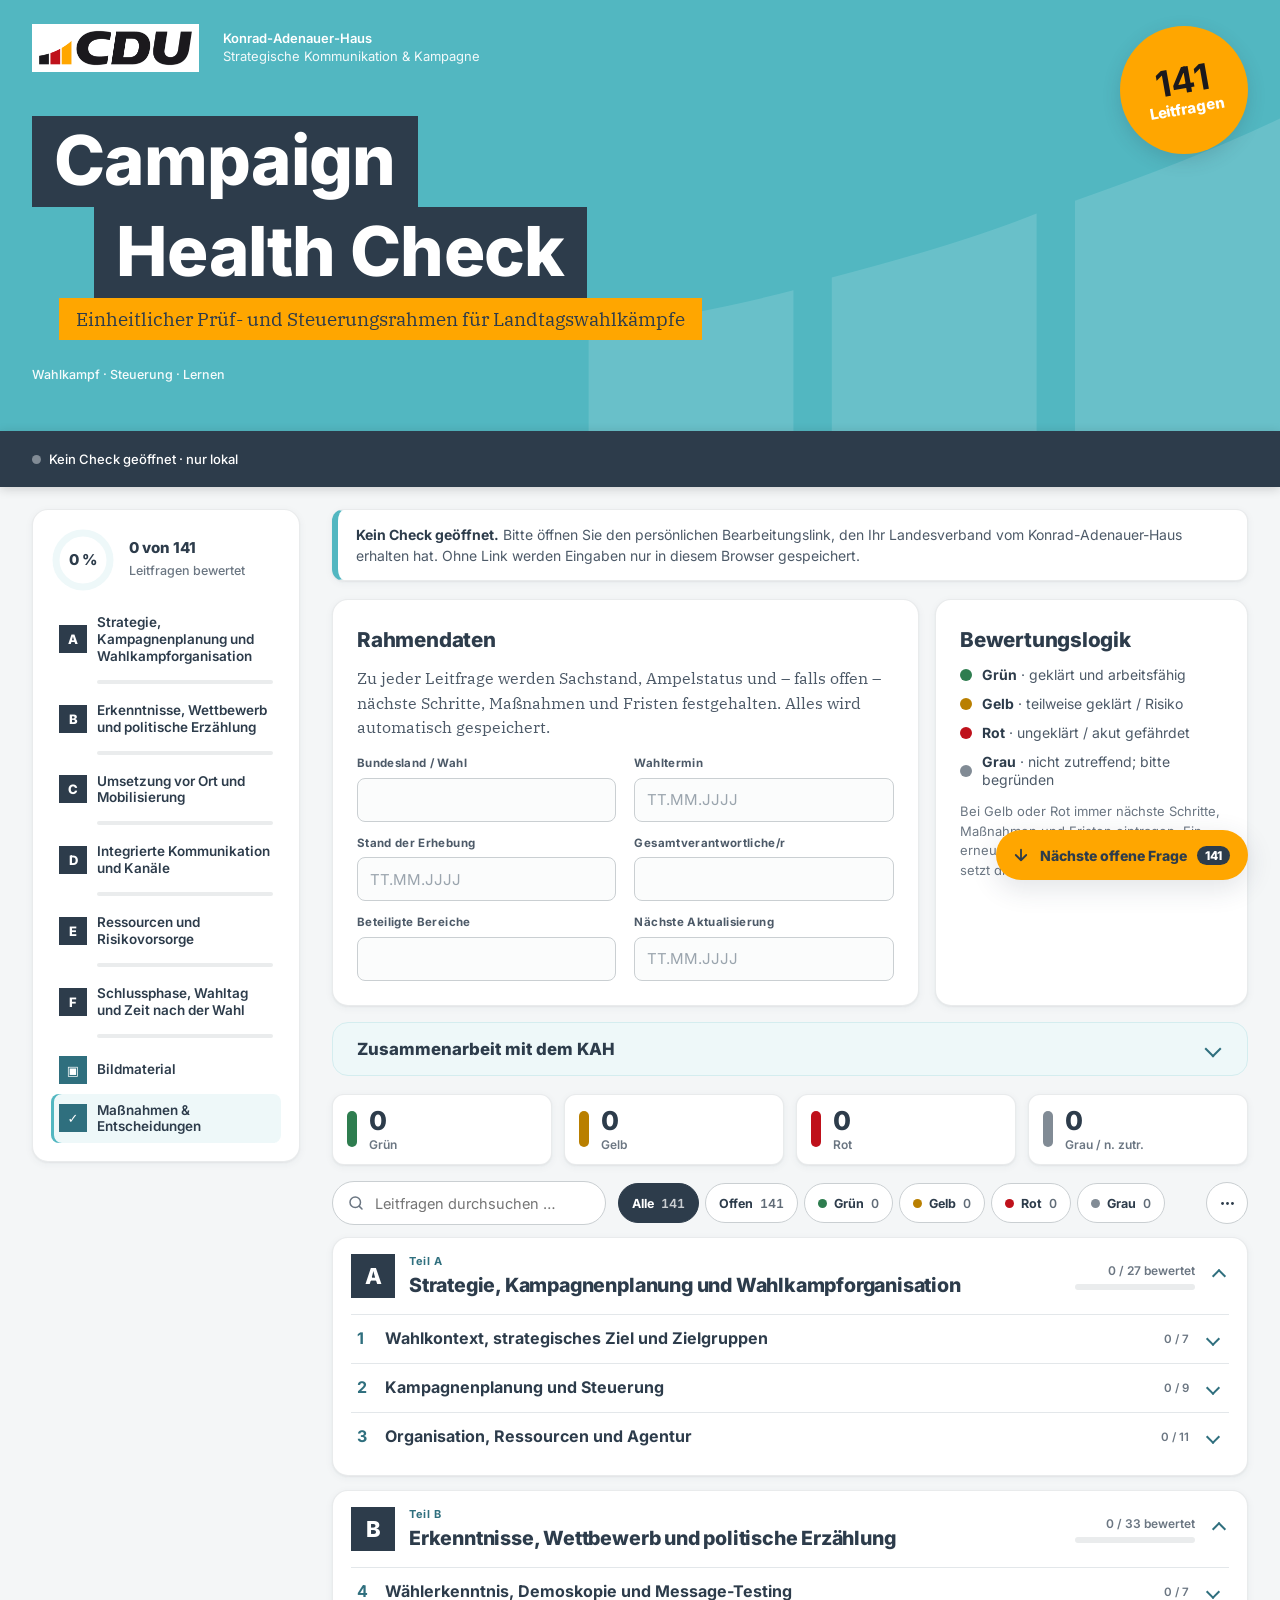
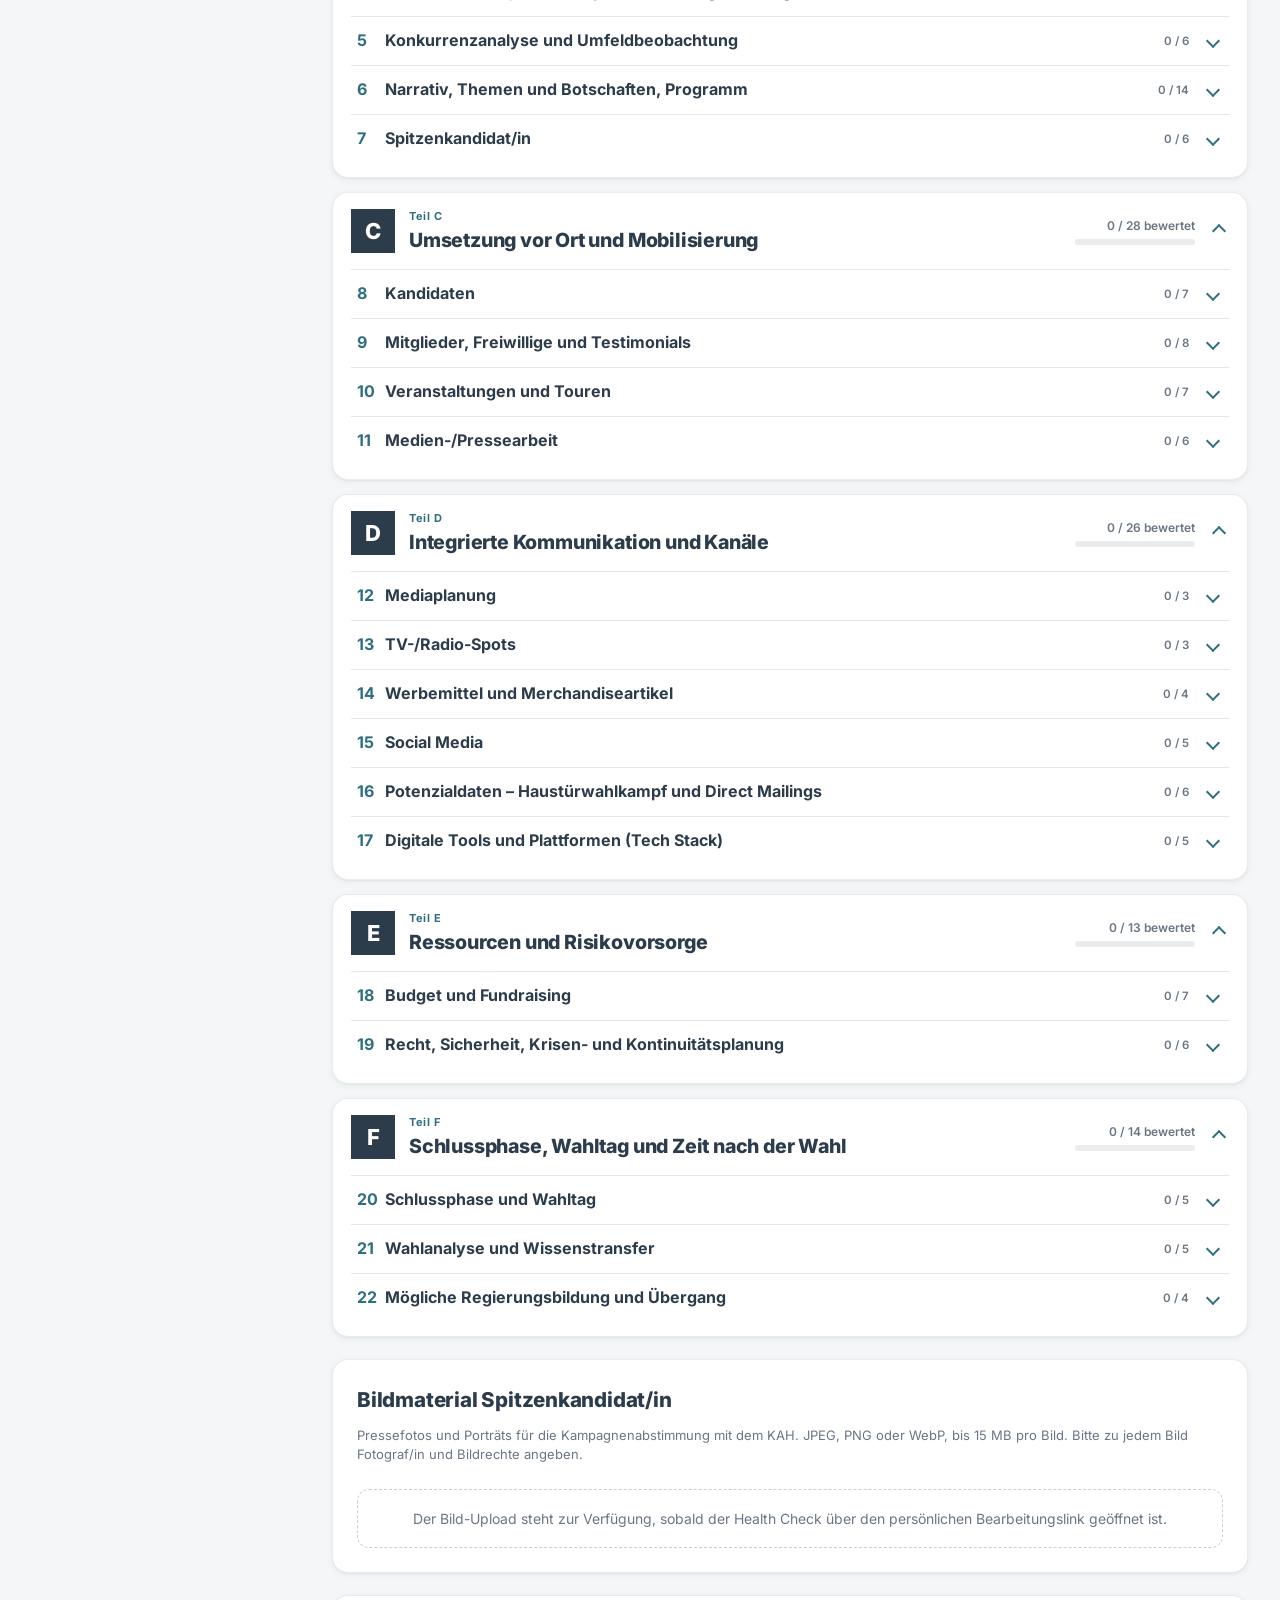
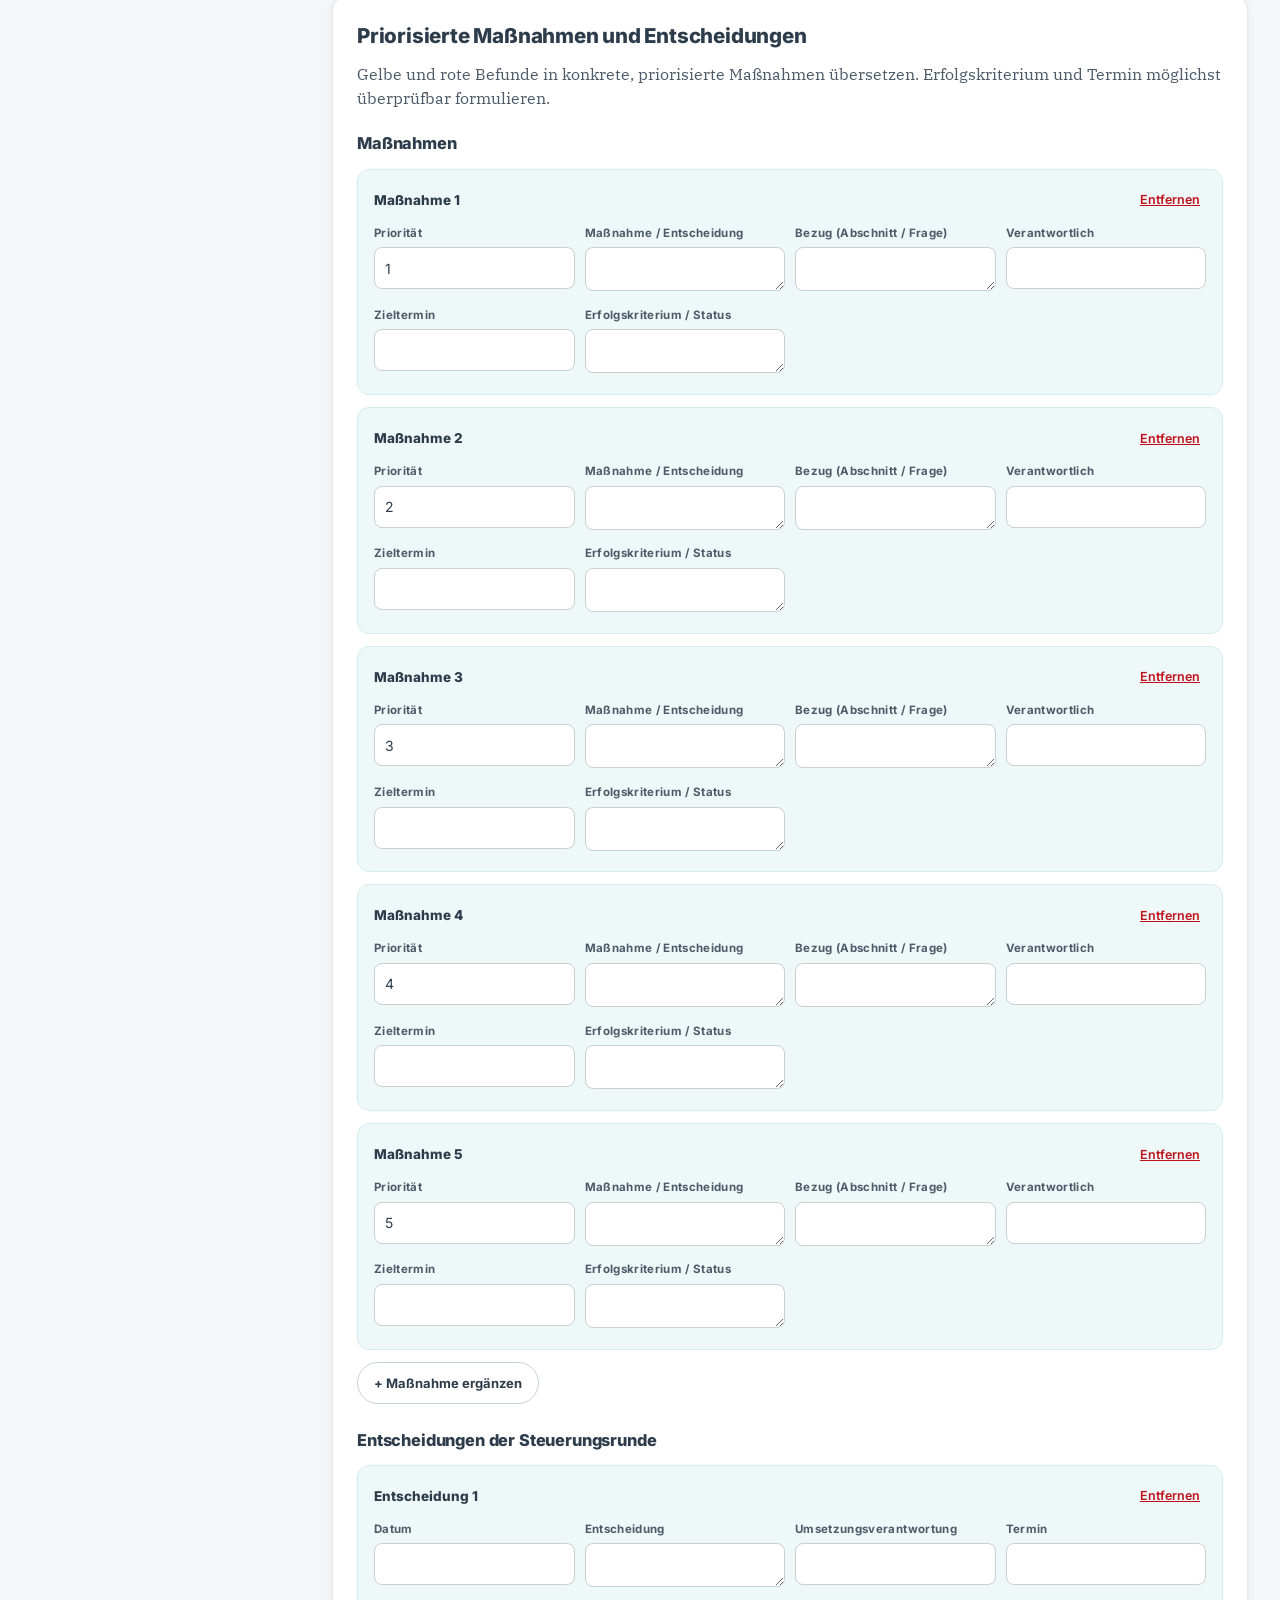
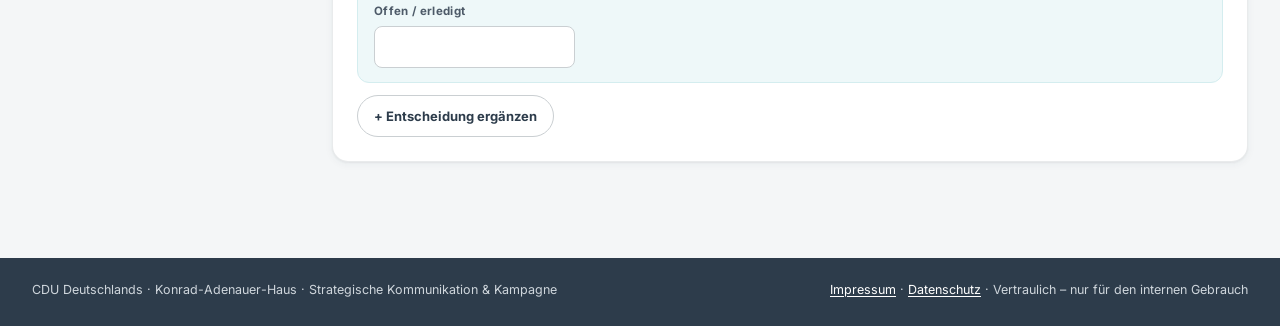
<file: index.html>
<!doctype html>
<html lang="de">
<head>
<meta charset="utf-8">
<meta name="viewport" content="width=device-width, initial-scale=1, viewport-fit=cover">
<meta http-equiv="Content-Security-Policy" content="default-src 'self'; script-src 'self' 'unsafe-inline'; style-src 'self' 'unsafe-inline'; font-src 'self'; connect-src 'self' https://*.supabase.co; img-src 'self' data: blob: https://*.supabase.co; base-uri 'none'; form-action 'none'">
<meta name="theme-color" content="#52b7c1">
<meta name="robots" content="noindex,nofollow">
<meta name="referrer" content="no-referrer">
<title>Campaign Health Check</title>
<link rel="stylesheet" href="assets/fonts.css">
<style>
/* ============ CDU Corporate Design 2023 – Tokens ============ */
:root{
  color-scheme:light;
  --tuerkis:#52b7c1;--blau:#2d3c4b;--gold:#ffa600;--weiss:#fff;
  --union-schwarz:#1b191d;--union-rot:#bf111b;
  --tuerkis-10:#eef8f9;--tuerkis-25:#d4edef;--tuerkis-60:#97d4da;--tuerkis-dark:#2f6f7e;
  --blau-10:#eaeced;--blau-25:#cacfd2;--blau-60:#818b95;
  --page:#f4f6f7;--surface:#fff;--ink:#2d3c4b;--text-2:#4d5a68;--muted:#6b7682;--grid:#e3e7ea;--ring:rgba(45,60,75,.10);
  --st-green:#2e7d4f;--st-green-bg:#e3f1e8;--st-yellow:#b97f00;--st-yellow-bg:#fdf1d6;--st-red:#bf111b;--st-red-bg:#f8e3e4;--st-na:#818b95;--st-na-bg:#eaeced;
  --font-head:'Inter',system-ui,-apple-system,"Segoe UI",sans-serif;
  --font-copy:'IBM Plex Serif',Georgia,"Times New Roman",serif;
  --r-lg:16px;--r-md:12px;--r-sm:8px;
  --shadow-1:0 1px 2px rgba(45,60,75,.06),0 2px 8px rgba(45,60,75,.05);
  --shadow-2:0 8px 28px rgba(45,60,75,.14);
  --gutter:clamp(16px,3.2vw,32px);
  --appbar-h:56px;
  --ease:cubic-bezier(.2,.7,.2,1);
}
*{box-sizing:border-box}
html{scroll-behavior:smooth;scroll-padding-top:calc(var(--appbar-h) + 72px);-webkit-text-size-adjust:100%}
body{margin:0;background:var(--page);color:var(--ink);font-family:var(--font-copy);line-height:1.55;-webkit-font-smoothing:antialiased;text-rendering:optimizeLegibility}
button,input,select,textarea{font:inherit;color:inherit}
button{cursor:pointer;-webkit-tap-highlight-color:transparent}
h1,h2,h3,h4{font-family:var(--font-head);letter-spacing:-.01em;color:var(--blau);margin:0}
a{color:var(--tuerkis-dark);text-underline-offset:2px}
.sr-only{position:absolute;width:1px;height:1px;padding:0;margin:-1px;overflow:hidden;clip:rect(0,0,0,0);white-space:nowrap;border:0}
.hidden{display:none!important}
.container{max-width:1320px;margin:0 auto;padding:0 var(--gutter)}
:focus-visible{outline:3px solid var(--gold);outline-offset:2px;border-radius:4px}

/* ============ Hero ============ */
.hero{position:relative;overflow:hidden;background:var(--tuerkis);color:var(--weiss)}
.hero .container{position:relative;z-index:1;padding-top:clamp(16px,2.4vw,24px);padding-bottom:clamp(26px,4.5vw,48px)}
.bogen-bg{position:absolute;right:-4%;bottom:-2px;width:min(60%,780px);color:#7cc9d1;opacity:.55;pointer-events:none}
.brandbar{display:flex;align-items:center;gap:24px;flex-wrap:wrap;margin-bottom:clamp(24px,4vw,44px);padding-right:120px}
.logo{display:block;height:clamp(36px,4.2vw,48px);width:auto}
.brand-org{font:600 13px/1.35 var(--font-head);color:var(--weiss)}
.brand-org span{display:block;font-weight:400;opacity:.92}
.hl{font-size:clamp(2.1rem,6.2vw,4.3rem);line-height:1;margin:0}
.hl span{display:inline-block;background:var(--blau);color:var(--weiss);font-family:var(--font-head);font-weight:800;letter-spacing:-.01em;padding:.1em .32em .14em;line-height:1.08}
.hl .indent{margin-left:.9em}
.subline{display:inline-block;margin:0 0 0 1.4em;background:var(--gold);color:var(--blau);font:400 clamp(.98rem,1.6vw,1.2rem)/1.35 var(--font-copy);padding:.42em .9em;max-width:calc(100% - 1.4em)}
.hero-meta{margin-top:clamp(16px,2.4vw,26px);font:500 12.5px/1.4 var(--font-head);color:var(--weiss);opacity:.95}
.stoerer{position:absolute;right:var(--gutter);top:clamp(14px,2.4vw,26px);z-index:2;width:clamp(88px,10vw,132px);aspect-ratio:1;border-radius:50%;background:var(--gold);display:grid;place-items:center;text-align:center;color:var(--weiss);font:800 clamp(11px,1.2vw,15px)/1.1 var(--font-head);box-shadow:0 6px 18px rgba(45,60,75,.18)}
.stoerer>span{transform:rotate(-10deg);display:block;padding:0 10px}
.stoerer b{display:block;font-size:clamp(22px,2.8vw,36px);line-height:1;color:var(--union-schwarz);margin-bottom:2px}

/* ============ App-Leiste ============ */
.appbar{position:sticky;top:0;z-index:40;background:var(--blau);color:var(--weiss);box-shadow:0 2px 10px rgba(27,25,29,.18)}
.appbar .container{min-height:var(--appbar-h);display:flex;align-items:center;gap:10px;padding-top:6px;padding-bottom:6px}
.sync-status{display:inline-flex;align-items:center;gap:8px;min-width:0;font:500 13px/1.3 var(--font-head)}
.sync-dot{width:9px;height:9px;border-radius:50%;background:var(--blau-60);flex:none;transition:background .2s}
.sync-status[data-state="saved"] .sync-dot{background:#5fd08a}
.sync-status[data-state="saving"] .sync-dot,.sync-status[data-state="dirty"] .sync-dot{background:var(--gold);animation:pulse 1.2s infinite}
.sync-status[data-state="error"] .sync-dot{background:#ff6b6b}
.sync-status[data-state="view"] .sync-dot{background:var(--tuerkis)}
@keyframes pulse{50%{opacity:.35}}
.sync-label{white-space:nowrap;overflow:hidden;text-overflow:ellipsis}
.sync-check{margin-left:auto;font:700 13px/1.3 var(--font-head);opacity:.95;max-width:38ch;overflow:hidden;text-overflow:ellipsis;white-space:nowrap}
.appbar-actions{display:flex;gap:8px;flex:none}
.btn-ghost{display:inline-flex;align-items:center;gap:6px;min-height:36px;border:1px solid rgba(255,255,255,.4);background:transparent;color:var(--weiss);border-radius:999px;padding:6px 14px;font:700 12.5px var(--font-head);transition:background .15s}
.btn-ghost:hover{background:rgba(255,255,255,.12)}
.btn-ghost svg{width:16px;height:16px}

/* ============ Layout ============ */
.layout{display:grid;grid-template-columns:minmax(0,1fr);gap:24px;padding-top:22px;padding-bottom:96px}
@media(min-width:1120px){.layout{grid-template-columns:268px minmax(0,1fr);gap:32px}}

/* Seitennavigation */
.sidenav{position:sticky;top:calc(var(--appbar-h) + 12px);align-self:start;z-index:30}
.nav-card{background:var(--surface);border:1px solid var(--ring);border-radius:var(--r-lg);box-shadow:var(--shadow-1);padding:18px}
.ring-wrap{display:flex;align-items:center;gap:14px;margin-bottom:14px}
.ring{width:64px;height:64px;flex:none}
.ring circle{fill:none;stroke-width:7}
.ring .bg{stroke:var(--tuerkis-10)}
.ring .fg{stroke:var(--tuerkis);stroke-linecap:round;transition:stroke-dashoffset .4s var(--ease)}
.ring text{font:800 15px var(--font-head);fill:var(--blau)}
.ring-txt strong{display:block;font:800 15px/1.2 var(--font-head);color:var(--blau)}
.ring-txt span{font:500 12.5px/1.3 var(--font-head);color:var(--muted)}
.nav-list{list-style:none;margin:0;padding:0;display:grid;gap:2px}
.nav-list a{display:grid;grid-template-columns:28px minmax(0,1fr);gap:10px;align-items:center;text-decoration:none;color:var(--blau);padding:8px 8px;border-radius:var(--r-sm);font:600 13.5px/1.25 var(--font-head);transition:background .15s}
.nav-list a:hover{background:var(--tuerkis-10)}
.nav-list a.active{background:var(--tuerkis-10);box-shadow:inset 3px 0 0 var(--tuerkis)}
.nav-letter{display:grid;place-items:center;width:28px;height:28px;background:var(--blau);color:#fff;font:800 13px var(--font-head)}
.nav-letter.alt{background:var(--tuerkis-dark)}
.nav-bar{grid-column:2;display:flex;height:4px;border-radius:999px;overflow:hidden;background:var(--blau-10);margin-top:5px}
.nav-bar i{display:block;height:100%}
@media(max-width:1119.98px){
  .sidenav{top:var(--appbar-h);margin:0 calc(-1 * var(--gutter));padding:8px var(--gutter);background:rgba(244,246,247,.94);backdrop-filter:saturate(1.4) blur(10px);-webkit-backdrop-filter:saturate(1.4) blur(10px);border-bottom:1px solid var(--grid)}
  .nav-card{background:transparent;border:0;box-shadow:none;padding:0;display:flex;align-items:center;gap:10px}
  .ring-wrap{margin:0;gap:8px;flex:none}
  .ring{width:40px;height:40px}.ring text{font-size:11px}
  .ring-txt{display:none}
  .nav-list{display:flex;gap:6px;overflow-x:auto;scrollbar-width:none;-webkit-overflow-scrolling:touch;scroll-snap-type:x proximity;padding:2px}
  .nav-list::-webkit-scrollbar{display:none}
  .nav-list li{flex:none;scroll-snap-align:start}
  .nav-list a{display:flex;gap:8px;padding:6px 12px 6px 6px;border:1px solid var(--blau-25);background:var(--surface);border-radius:999px;font-size:13px;white-space:nowrap;min-height:40px}
  .nav-list a.active{box-shadow:none;border-color:var(--tuerkis);background:var(--tuerkis-10)}
  .nav-letter{width:26px;height:26px;border-radius:50%;font-size:12px}
  .nav-bar,.nav-title{display:none}
}

/* ============ Banner ============ */
.banner{display:flex;gap:14px;align-items:flex-start;flex-wrap:wrap;background:var(--surface);border:1px solid var(--ring);border-left:6px solid var(--gold);border-radius:var(--r-md);padding:14px 18px;margin:0 0 18px;box-shadow:var(--shadow-1);font:14px/1.5 var(--font-head);color:var(--text-2)}
.banner strong{color:var(--blau)}
.banner.info{border-left-color:var(--tuerkis)}
.banner.error{border-left-color:var(--union-rot)}

/* ============ Karten ============ */
.panel{background:var(--surface);border:1px solid var(--ring);border-radius:var(--r-lg);box-shadow:var(--shadow-1);padding:clamp(16px,2.4vw,24px)}
.panel h2{font-size:clamp(1.12rem,1.6vw,1.3rem);font-weight:800;margin-bottom:10px}
.panel h3{font-size:1.02rem;font-weight:800;margin:20px 0 8px}
.panel p{margin:0 0 10px;color:var(--text-2)}
.panel p:last-child{margin-bottom:0}
.intro{display:grid;grid-template-columns:minmax(0,1fr);gap:16px;margin-bottom:18px}
@media(min-width:880px){.intro{grid-template-columns:minmax(0,1.5fr) minmax(280px,.8fr)}}
.meta-grid{display:grid;grid-template-columns:repeat(auto-fit,minmax(min(100%,200px),1fr));gap:14px 18px;margin-top:16px}
.field-label{display:block;font:700 11.5px/1.35 var(--font-head);letter-spacing:.03em;color:var(--text-2);margin-bottom:6px}
.field-label .req{color:var(--union-rot)}
.meta-field,.text-input,.select-input{width:100%;min-height:44px;border:1px solid var(--blau-25);border-radius:var(--r-sm);background:#fbfcfc;padding:10px 12px;font:15px var(--font-head);color:var(--blau);transition:border-color .15s,box-shadow .15s,background .15s}
.meta-field:focus,.text-input:focus,.select-input:focus,textarea:focus{outline:none;border-color:var(--tuerkis);box-shadow:0 0 0 3px rgba(82,183,193,.22);background:#fff}
.status-key{display:grid;gap:10px;margin:4px 0 12px}
.key{display:flex;align-items:center;gap:10px;color:var(--text-2);font:14px/1.35 var(--font-head)}
.key strong{color:var(--blau)}
.dot{width:12px;height:12px;border-radius:50%;display:inline-block;flex:none}
.dot.green{background:var(--st-green)}.dot.yellow{background:var(--st-yellow)}.dot.red{background:var(--st-red)}.dot.na{background:var(--st-na)}
.small-note{font:13px/1.5 var(--font-head)!important;color:var(--muted)!important}
details.more{grid-column:1/-1;background:var(--tuerkis-10);border:1px solid var(--tuerkis-25);border-radius:var(--r-lg);padding:0}
details.more>summary{list-style:none;cursor:pointer;padding:16px clamp(16px,2.4vw,24px);display:flex;align-items:center;justify-content:space-between;gap:12px;font:800 1.05rem var(--font-head);color:var(--blau)}
details.more>summary::-webkit-details-marker{display:none}
details.more>summary:after{content:"";width:10px;height:10px;border-right:2px solid var(--tuerkis-dark);border-bottom:2px solid var(--tuerkis-dark);transform:rotate(45deg);transition:transform .2s var(--ease);margin-right:4px}
details.more[open]>summary:after{transform:rotate(-135deg)}
.more-body{padding:0 clamp(16px,2.4vw,24px) 18px;display:grid;grid-template-columns:repeat(auto-fit,minmax(min(100%,260px),1fr));gap:16px}
.more-body p{margin:0;color:var(--text-2)}

/* ============ Kennzahlen ============ */
.stats{display:grid;grid-template-columns:repeat(4,minmax(0,1fr));gap:12px;margin:0 0 16px}
.stat{background:var(--surface);border:1px solid var(--ring);border-radius:var(--r-md);padding:12px 14px;box-shadow:var(--shadow-1);display:flex;align-items:center;gap:12px}
.stat i{width:10px;height:36px;border-radius:999px;flex:none}
.stat strong{display:block;font:800 clamp(20px,2.2vw,26px)/1.05 var(--font-head);color:var(--blau)}
.stat span{display:block;margin-top:3px;font:600 12px/1.25 var(--font-head);color:var(--muted)}
@media(max-width:560px){.stats{grid-template-columns:repeat(2,minmax(0,1fr));gap:8px}.stat{padding:10px 12px}}

/* ============ Werkzeugleiste ============ */
.toolbar{display:flex;flex-wrap:wrap;gap:10px;align-items:center;margin:0 0 12px}
.searchbox{flex:1 1 260px;display:flex;align-items:center;gap:8px;background:var(--surface);border:1px solid var(--blau-25);border-radius:999px;padding:0 14px;min-height:44px}
.searchbox svg{width:18px;height:18px;color:var(--muted);flex:none}
.searchbox input{width:100%;border:0;background:transparent;outline:0;font:14.5px var(--font-head);min-height:42px}
.searchbox:focus-within{border-color:var(--tuerkis);box-shadow:0 0 0 3px rgba(82,183,193,.22)}
.toolbar-row{flex:1 1 auto;min-width:0;display:flex;gap:8px;align-items:center}
.chips{flex:1 1 auto;min-width:0;display:flex;gap:6px;overflow-x:auto;scrollbar-width:none;padding:2px;-webkit-mask-image:linear-gradient(90deg,#000 calc(100% - 24px),transparent);mask-image:linear-gradient(90deg,#000 calc(100% - 24px),transparent);padding-right:20px}
.chips::-webkit-scrollbar{display:none}
.chip{flex:none;display:inline-flex;align-items:center;gap:7px;min-height:40px;border:1px solid var(--blau-25);background:var(--surface);color:var(--blau);border-radius:999px;padding:6px 13px;font:700 12.5px var(--font-head);transition:background .15s,border-color .15s}
.chip:hover{border-color:var(--tuerkis)}
.chip[aria-pressed="true"]{background:var(--blau);border-color:var(--blau);color:#fff}
.chip .n{font-weight:600;opacity:.75;font-variant-numeric:tabular-nums}
.chip .d{width:9px;height:9px;border-radius:50%}
.menu{position:relative}
.menu>summary{list-style:none}
.menu>summary::-webkit-details-marker{display:none}
.menu-pop{position:absolute;right:0;top:calc(100% + 6px);z-index:35;min-width:230px;background:var(--surface);border:1px solid var(--ring);border-radius:var(--r-md);box-shadow:var(--shadow-2);padding:6px;display:grid}
.menu-pop button,.menu-pop label{display:flex;align-items:center;gap:10px;width:100%;text-align:left;border:0;background:transparent;padding:10px 12px;border-radius:var(--r-sm);font:600 14px var(--font-head);color:var(--blau);cursor:pointer;min-height:42px}
.menu-pop button:hover,.menu-pop label:hover{background:var(--tuerkis-10)}
.btn{display:inline-flex;align-items:center;justify-content:center;gap:7px;min-height:42px;border:1px solid var(--blau-25);background:var(--surface);color:var(--blau);border-radius:999px;padding:9px 16px;font:700 13px var(--font-head);transition:background .15s,border-color .15s,transform .1s;text-decoration:none;white-space:nowrap}
.btn:hover{background:var(--tuerkis-10);border-color:var(--tuerkis)}
.btn:active{transform:translateY(1px)}
.btn.primary{background:var(--blau);border-color:var(--blau);color:var(--weiss)}
.btn.primary:hover{background:#3a4d60}
.btn.gold{background:var(--gold);border-color:var(--gold);color:var(--blau)}
.btn.danger{color:var(--union-rot)}
.btn.small{min-height:34px;padding:6px 12px;font-size:12.5px}
.btn.icon{width:42px;padding:0}
.btn svg{width:17px;height:17px}
.btn:disabled{opacity:.5;cursor:not-allowed}

/* ============ Checkliste ============ */
.part{margin:0 0 14px;background:var(--surface);border:1px solid var(--ring);border-radius:var(--r-lg);box-shadow:var(--shadow-1);overflow:hidden}
.part>summary{display:grid;grid-template-columns:auto minmax(0,1fr) auto 20px;align-items:center;gap:14px;list-style:none;padding:clamp(12px,1.8vw,16px) clamp(12px,2vw,18px);cursor:pointer}
.part>summary::-webkit-details-marker,.topic>summary::-webkit-details-marker{display:none}
.part-letter{display:grid;place-items:center;width:clamp(36px,4vw,44px);aspect-ratio:1;background:var(--blau);color:var(--weiss);font:800 clamp(17px,2vw,22px)/1 var(--font-head)}
.part-name{font:800 clamp(1rem,1.7vw,1.22rem)/1.25 var(--font-head);color:var(--blau);letter-spacing:-.01em}
.part-name small{display:block;font:700 11px/1.2 var(--font-head);letter-spacing:.06em;color:var(--tuerkis-dark);margin-bottom:4px}
.part-count{font:600 12px var(--font-head);color:var(--muted);white-space:nowrap;text-align:right}
.mini-bar{display:flex;height:6px;width:120px;border-radius:999px;overflow:hidden;background:var(--blau-10);margin-top:6px;margin-left:auto}
.mini-bar i{display:block;height:100%}
.chev{width:10px;height:10px;border-right:2px solid var(--tuerkis-dark);border-bottom:2px solid var(--tuerkis-dark);transform:rotate(45deg);transition:transform .2s var(--ease);justify-self:center}
details[open]>summary .chev{transform:rotate(-135deg)}
.part-content{padding:0 clamp(10px,2vw,18px) 14px}
.topic{border-top:1px solid var(--grid)}
.topic>summary{list-style:none;display:grid;grid-template-columns:minmax(0,1fr) auto 20px;align-items:center;gap:14px;cursor:pointer;padding:13px 6px;font:700 clamp(.94rem,1.4vw,1rem)/1.35 var(--font-head);color:var(--blau);min-height:48px}
.topic>summary:hover{color:var(--tuerkis-dark)}
.topic-num{display:inline-block;min-width:28px;color:var(--tuerkis-dark)}
.topic-meta{display:flex;align-items:center;gap:6px;font:600 11.5px var(--font-head);color:var(--muted);white-space:nowrap}
.pip{width:8px;height:8px;border-radius:50%;display:inline-block}
.topic-body{padding:2px 0 14px}
.callout{display:flex;align-items:center;justify-content:space-between;gap:12px;flex-wrap:wrap;background:var(--tuerkis-10);border:1px solid var(--tuerkis-25);border-radius:var(--r-md);padding:12px 14px;margin:6px 0 10px;font:14px/1.45 var(--font-head);color:var(--text-2)}

.check-card{position:relative;background:var(--surface);border:1px solid var(--grid);border-radius:var(--r-md);margin:10px 0;padding:clamp(12px,1.8vw,16px);transition:border-color .2s,box-shadow .2s}
.check-card:before{content:"";position:absolute;left:-1px;top:-1px;bottom:-1px;width:5px;border-radius:var(--r-md) 0 0 var(--r-md);background:var(--blau-25);transition:background .2s}
.check-card.status-green:before{background:var(--st-green)}
.check-card.status-yellow:before{background:var(--st-yellow)}
.check-card.status-red:before{background:var(--st-red)}
.check-card.status-na:before{background:var(--st-na)}
.check-card:focus-within{border-color:var(--tuerkis-60);box-shadow:0 0 0 3px rgba(82,183,193,.12)}
.check-card.flash{animation:flash 1.4s var(--ease)}
@keyframes flash{0%,40%{box-shadow:0 0 0 4px rgba(255,166,0,.55)}100%{box-shadow:none}}
.q-head{display:grid;grid-template-columns:40px minmax(0,1fr);gap:10px;margin-bottom:12px}
.q-index{font:700 12px var(--font-head);color:var(--tuerkis-dark);padding-top:4px;font-variant-numeric:tabular-nums}
.question{font-size:clamp(15px,1.5vw,16px);line-height:1.5;color:var(--blau)}
.q-body{padding-left:50px;display:grid;gap:12px}
/* Ampel als Segment-Schalter */
.seg{display:grid;grid-template-columns:repeat(4,minmax(0,1fr));gap:4px;background:var(--page);border:1px solid var(--grid);border-radius:12px;padding:4px;max-width:560px}
.seg-btn{display:flex;align-items:center;justify-content:center;gap:7px;min-height:40px;border:0;border-radius:9px;background:transparent;color:var(--text-2);font:700 13px var(--font-head);transition:background .15s,color .15s,box-shadow .15s}
.seg-btn i{width:10px;height:10px;border-radius:50%;flex:none;box-shadow:inset 0 0 0 2px currentColor}
.seg-btn:hover{background:#fff}
.seg-btn[data-status="green"] i{color:var(--st-green)}.seg-btn[data-status="yellow"] i{color:var(--st-yellow)}.seg-btn[data-status="red"] i{color:var(--st-red)}.seg-btn[data-status="na"] i{color:var(--st-na)}
.seg-btn[aria-checked="true"]{box-shadow:var(--shadow-1)}
.seg-btn[aria-checked="true"] i{box-shadow:none;background:#fff}
.seg-btn[data-status="green"][aria-checked="true"]{background:var(--st-green);color:#fff}
.seg-btn[data-status="yellow"][aria-checked="true"]{background:var(--st-yellow);color:#fff}
.seg-btn[data-status="red"][aria-checked="true"]{background:var(--st-red);color:#fff}
.seg-btn[data-status="na"][aria-checked="true"]{background:var(--st-na);color:#fff}
.seg-btn:disabled{cursor:default}
.field-grid{display:grid;grid-template-columns:repeat(auto-fit,minmax(min(100%,280px),1fr));gap:10px 14px}
.field-grid label{display:block}
textarea.auto{width:100%;min-height:60px;resize:vertical;border:1px solid var(--blau-25);border-radius:var(--r-sm);background:#fbfcfc;padding:10px 12px;font:14px/1.5 var(--font-head);color:var(--blau);overflow:hidden;transition:border-color .15s,box-shadow .15s,background .15s}
textarea.auto::placeholder,.text-input::placeholder,.meta-field::placeholder{color:#9aa4ad}
.need{display:none;margin-top:6px;font:600 12.5px/1.4 var(--font-head);color:#8a5d00}
.check-card.needs-action .need{display:block}
.check-card.needs-action textarea[data-field="action"]{border-color:var(--st-yellow);background:#fffaf0}
.empty-state{display:none;padding:32px;text-align:center;border:1px dashed var(--blau-25);border-radius:var(--r-lg);color:var(--text-2);background:var(--surface);margin:14px 0;font:14px var(--font-head)}

/* ============ Bildmaterial ============ */
.section-head{display:flex;align-items:flex-start;justify-content:space-between;gap:12px;flex-wrap:wrap;margin-bottom:12px}
.section-head p{margin:4px 0 0}
.dropzone{display:grid;place-items:center;text-align:center;gap:8px;border:2px dashed var(--tuerkis-60);border-radius:var(--r-lg);background:var(--tuerkis-10);padding:clamp(18px,3vw,28px);margin:12px 0 16px;transition:background .15s,border-color .15s;cursor:pointer}
.dropzone.drag{background:var(--tuerkis-25);border-color:var(--tuerkis)}
.dropzone svg{width:34px;height:34px;color:var(--tuerkis-dark)}
.dropzone strong{font:800 15px var(--font-head);color:var(--blau)}
.dropzone span{font:13px/1.45 var(--font-head);color:var(--text-2)}
.gallery{display:grid;grid-template-columns:repeat(auto-fill,minmax(min(100%,220px),1fr));gap:14px}
.img-card{background:var(--surface);border:1px solid var(--grid);border-radius:var(--r-md);overflow:hidden;display:flex;flex-direction:column;box-shadow:var(--shadow-1)}
.img-thumb{position:relative;aspect-ratio:4/5;background:var(--blau-10);border:0;padding:0;cursor:zoom-in;display:block;width:100%}
.img-thumb img{width:100%;height:100%;object-fit:cover;display:block}
.img-credit{position:absolute;left:0;bottom:0;right:0;padding:18px 10px 8px;background:linear-gradient(transparent,rgba(27,25,29,.7));color:#fff;font:600 11.5px/1.3 var(--font-head);text-align:left}
.img-body{padding:10px 12px 12px;display:grid;gap:6px;flex:1}
.img-caption{font:600 13.5px/1.35 var(--font-head);color:var(--blau)}
.img-meta{font:12px/1.4 var(--font-head);color:var(--muted)}
.badge{display:inline-flex;align-items:center;gap:6px;width:max-content;max-width:100%;border-radius:999px;padding:3px 10px;font:700 11.5px/1.3 var(--font-head)}
.badge.ok{background:var(--st-green-bg);color:#1f5a38}.badge.warn{background:var(--st-yellow-bg);color:#7a5400}.badge.bad{background:var(--st-red-bg);color:#8e0d14}
.img-actions{display:flex;gap:6px;flex-wrap:wrap;margin-top:auto;padding-top:6px}
.uploading{display:grid;place-items:center;gap:10px;padding:16px;aspect-ratio:4/5;font:600 13px var(--font-head);color:var(--text-2);text-align:center}
.bar{width:80%;height:6px;background:var(--blau-10);border-radius:999px;overflow:hidden}
.bar i{display:block;height:100%;width:0;background:var(--tuerkis);transition:width .15s}
.img-empty{padding:20px;text-align:center;color:var(--muted);font:14px var(--font-head);border:1px dashed var(--blau-25);border-radius:var(--r-md)}

/* ============ Maßnahmen ============ */
.log-list{display:grid;gap:12px;margin:12px 0}
.log-card{background:var(--tuerkis-10);border:1px solid var(--tuerkis-25);border-radius:var(--r-md);padding:14px 16px}
.log-card-head{display:flex;justify-content:space-between;align-items:center;margin-bottom:10px}
.log-card-head strong{font:800 13.5px var(--font-head);color:var(--blau)}
.log-grid{display:grid;grid-template-columns:repeat(auto-fit,minmax(min(100%,200px),1fr));gap:10px}
.log-grid label{display:block}
.log-grid input{width:100%;min-height:42px;border:1px solid var(--blau-25);border-radius:var(--r-sm);padding:9px 10px;font:14px var(--font-head);background:#fff;color:var(--blau)}
.log-grid textarea.auto{min-height:44px;background:#fff}
.remove-row{border:0;background:transparent;color:var(--union-rot);text-decoration:underline;font:600 12.5px var(--font-head);min-height:32px}

/* ============ Dialoge, Toast, FAB ============ */
dialog{border:0;border-radius:var(--r-lg);padding:0;max-width:680px;width:calc(100% - 24px);max-height:calc(100dvh - 24px);box-shadow:0 20px 60px rgba(27,25,29,.35);color:var(--ink);overflow:auto}
dialog::backdrop{background:rgba(45,60,75,.55);backdrop-filter:blur(2px)}
.dlg-head{position:sticky;top:0;z-index:1;background:var(--tuerkis);padding:16px 20px;display:flex;align-items:center;justify-content:space-between;gap:12px}
.dlg-head h2{display:inline-block;background:var(--blau);color:#fff;padding:.12em .35em;font-size:clamp(1.05rem,2.4vw,1.3rem)}
.dlg-x{width:40px;height:40px;border-radius:50%;border:0;background:rgba(255,255,255,.25);color:#fff;font:700 20px/1 var(--font-head)}
.dlg-body{padding:18px 20px 20px;font:14px/1.5 var(--font-head);color:var(--text-2)}
.dlg-actions{display:flex;justify-content:flex-end;gap:8px;flex-wrap:wrap;margin-top:16px}
.link-row{display:grid;grid-template-columns:minmax(0,1fr) auto;gap:8px;margin:6px 0 16px}
.link-row input{font:12.5px/1.3 ui-monospace,SFMono-Regular,Menlo,monospace}
.form-grid{display:grid;grid-template-columns:repeat(auto-fit,minmax(min(100%,240px),1fr));gap:14px}
.form-grid .full{grid-column:1/-1}
.img-preview{display:grid;grid-template-columns:120px minmax(0,1fr);gap:14px;align-items:center;margin-bottom:16px}
.img-preview img{width:120px;height:150px;object-fit:cover;border-radius:var(--r-sm);background:var(--blau-10)}
.img-preview .fn{font:700 14px var(--font-head);color:var(--blau);word-break:break-word}
.check-row{display:flex;gap:10px;align-items:flex-start;font:14px/1.45 var(--font-head);color:var(--blau)}
.check-row input{width:20px;height:20px;margin:1px 0 0;accent-color:var(--blau);flex:none}
.credit-preview{font:600 12.5px var(--font-head);color:var(--muted)}
.lightbox img{display:block;width:100%;height:auto;max-height:70dvh;object-fit:contain;background:var(--union-schwarz)}
.toast{position:fixed;left:50%;bottom:calc(24px + env(safe-area-inset-bottom));transform:translateX(-50%) translateY(20px);opacity:0;background:var(--blau);color:#fff;padding:12px 18px;border-radius:999px;font:600 13.5px var(--font-head);box-shadow:var(--shadow-2);transition:opacity .2s,transform .2s var(--ease);z-index:60;pointer-events:none;max-width:calc(100% - 32px);text-align:center}
.toast.show{opacity:1;transform:translateX(-50%) translateY(0)}
.fab{position:fixed;right:max(var(--gutter),env(safe-area-inset-right));bottom:calc(20px + env(safe-area-inset-bottom));z-index:45;display:inline-flex;align-items:center;gap:10px;min-height:50px;border:0;border-radius:999px;background:var(--gold);color:var(--blau);padding:12px 18px 12px 16px;font:800 14px var(--font-head);box-shadow:var(--shadow-2);transition:transform .15s var(--ease),opacity .2s}
.fab:hover{transform:translateY(-2px)}
.fab svg{width:18px;height:18px}
.fab .n{background:var(--blau);color:#fff;border-radius:999px;padding:2px 8px;font-size:12px}
@media(max-width:560px){.fab{min-height:48px;padding:10px 14px;gap:8px}.fab .lbl-txt{display:none}.layout{padding-bottom:110px}}

/* Leseansicht */
body.readonly .edit-only{display:none!important}
body.readonly textarea,body.readonly .meta-field,body.readonly .log-grid input{background:var(--page)!important;pointer-events:none}

footer.foot{background:var(--blau);color:#cfd6dc;font:12.5px/1.6 var(--font-head)}
footer.foot .container{padding-top:22px;padding-bottom:calc(26px + env(safe-area-inset-bottom));display:flex;justify-content:space-between;gap:10px 16px;flex-wrap:wrap}
footer.foot a{color:#fff}footer.foot a:hover{color:var(--gold)}

@media(max-width:640px){
  .brandbar{padding-right:96px;gap:16px}.brand-org{font-size:12px}
  .subline{margin-left:.6em}
  .sync-check{display:none}
  .appbar .btn-ghost .lbl{display:none}.appbar .btn-ghost{padding:6px 10px}
  .part>summary{grid-template-columns:auto minmax(0,1fr) 18px;gap:10px}
  .part>summary .part-count{display:none}
  .topic>summary{grid-template-columns:minmax(0,1fr) 18px}
  .topic-meta{display:none}
  .q-head{grid-template-columns:32px minmax(0,1fr);gap:8px}
  .q-body{padding-left:0}
  .seg{max-width:none}
  .seg-btn{flex-direction:column;gap:4px;min-height:52px;font-size:12px}
  .img-preview{grid-template-columns:90px minmax(0,1fr)}.img-preview img{width:90px;height:112px}
  .link-row{grid-template-columns:1fr}
}
@media(prefers-reduced-motion:reduce){html{scroll-behavior:auto}*,*:before,*:after{transition:none!important;animation:none!important}}
@media print{
  body{background:#fff;font-size:10.5pt}
  .appbar,.sidenav,.toolbar,.empty-state,.remove-row,.add-row,.banner,.stoerer,.bogen-bg,dialog,.toast,.fab,footer.foot,.dropzone,.img-actions,.menu,.callout .btn{display:none!important}
  .layout{display:block;padding:0}
  .hero{background:#fff;color:var(--blau);border-bottom:3px solid var(--tuerkis)}.hero .container{padding:8px 0 16px}.brand-org,.hero-meta{color:var(--blau)}
  .hl span,.part-letter,.seg-btn[aria-checked="true"]{-webkit-print-color-adjust:exact;print-color-adjust:exact}
  .container{max-width:none;padding:0}
  .panel,.stat,.part,.check-card{box-shadow:none}
  .part:not([open])>.part-content,.topic:not([open])>.topic-body,details.more:not([open])>.more-body{display:block!important}
  .chev{display:none}.check-card{break-inside:avoid}.seg-btn:not([aria-checked="true"]){display:none}.seg{display:inline-flex;border:0;background:none;padding:0}
  #massnahmen{break-before:page}.log-card,.img-card{break-inside:avoid}
}
</style>
</head>
<body>
<header class="hero">
  <svg class="bogen-bg" viewBox="0 0 300 160" fill="currentColor" aria-hidden="true">
    <path d="M10 160 L10 120 Q60 112 90 104 L90 160 Z"/>
    <path d="M105 160 L105 99 Q155 86 185 74 L185 160 Z"/>
    <path d="M200 160 L200 69 Q255 50 290 32 L290 160 Z"/>
  </svg>
  <div class="stoerer" id="stoerer" aria-live="polite"><span id="stoererText"><b>141</b>Leit&shy;fragen</span></div>
  <div class="container">
    <div class="brandbar">
      <img class="logo" src="assets/cdu-logo.png" width="666" height="191" alt="CDU Deutschlands">
      <span class="brand-org">Konrad-Adenauer-Haus<span>Strategische Kommunikation &amp; Kampagne</span></span>
    </div>
    <h1 class="hl"><span>Campaign</span><br><span class="indent">Health Check</span></h1>
    <p class="subline">Einheitlicher Prüf- und Steuerungsrahmen für Landtagswahlkämpfe</p>
    <div class="hero-meta">Wahlkampf · Steuerung · Lernen</div>
  </div>
</header>

<div class="appbar" role="region" aria-label="Speicherstatus">
  <div class="container">
    <span class="sync-status" id="syncStatus" data-state="local" aria-live="polite"><i class="sync-dot"></i><span class="sync-label" id="syncLabel">Lokaler Modus</span></span>
    <span class="sync-check" id="syncCheck"></span>
    <span class="appbar-actions" style="margin-left:auto">
      <button class="btn-ghost hidden" type="button" id="retryBtn">Erneut speichern</button>
      <button class="btn-ghost hidden" type="button" id="shareBtn" aria-label="Links teilen"><svg viewBox="0 0 24 24" fill="none" stroke="currentColor" stroke-width="2" stroke-linecap="round" aria-hidden="true"><path d="M10 14a5 5 0 0 0 7 0l3-3a5 5 0 0 0-7-7l-1 1"/><path d="M14 10a5 5 0 0 0-7 0l-3 3a5 5 0 0 0 7 7l1-1"/></svg><span class="lbl">Links</span></button>
    </span>
  </div>
</div>

<div class="container layout">
  <aside class="sidenav" aria-label="Inhalt">
    <div class="nav-card">
      <div class="ring-wrap">
        <svg class="ring" viewBox="0 0 64 64" role="img" aria-label="Fortschritt"><circle class="bg" cx="32" cy="32" r="27"/><circle class="fg" id="ringFg" cx="32" cy="32" r="27" transform="rotate(-90 32 32)" stroke-dasharray="169.6" stroke-dashoffset="169.6"/><text x="32" y="37" text-anchor="middle" id="ringPct">0 %</text></svg>
        <div class="ring-txt"><strong id="ringTitle">0 von 141</strong><span>Leitfragen bewertet</span></div>
      </div>
      <ul class="nav-list" id="navList"></ul>
    </div>
  </aside>

  <main id="main">
    <div id="bannerHost"></div>

    <section class="intro" aria-label="Rahmendaten und Bewertung">
      <div class="panel">
        <h2>Rahmendaten</h2>
        <p>Zu jeder Leitfrage werden Sachstand, Ampelstatus und – falls offen – nächste Schritte, Maßnahmen und Fristen festgehalten. Alles wird automatisch gespeichert.</p>
        <div class="meta-grid">
          <label><span class="field-label">Bundesland / Wahl</span><input class="meta-field" data-meta="Bundesland / Wahl" autocomplete="off"></label>
          <label><span class="field-label">Wahltermin</span><input class="meta-field" data-meta="Wahltermin" autocomplete="off" inputmode="numeric" placeholder="TT.MM.JJJJ"></label>
          <label><span class="field-label">Stand der Erhebung</span><input class="meta-field" data-meta="Stand der Erhebung" autocomplete="off" placeholder="TT.MM.JJJJ"></label>
          <label><span class="field-label">Gesamtverantwortliche/r</span><input class="meta-field" data-meta="Gesamtverantwortliche/r" autocomplete="off"></label>
          <label><span class="field-label">Beteiligte Bereiche</span><input class="meta-field" data-meta="Beteiligte Bereiche" autocomplete="off"></label>
          <label><span class="field-label">Nächste Aktualisierung</span><input class="meta-field" data-meta="Nächste Aktualisierung" autocomplete="off" placeholder="TT.MM.JJJJ"></label>
        </div>
      </div>
      <div class="panel">
        <h2>Bewertungslogik</h2>
        <div class="status-key">
          <div class="key"><i class="dot green"></i><span><strong>Grün</strong> · geklärt und arbeitsfähig</span></div>
          <div class="key"><i class="dot yellow"></i><span><strong>Gelb</strong> · teilweise geklärt / Risiko</span></div>
          <div class="key"><i class="dot red"></i><span><strong>Rot</strong> · ungeklärt / akut gefährdet</span></div>
          <div class="key"><i class="dot na"></i><span><strong>Grau</strong> · nicht zutreffend; bitte begründen</span></div>
        </div>
        <p class="small-note">Bei Gelb oder Rot immer nächste Schritte, Maßnahmen und Fristen eintragen. Ein erneuter Klick auf die gewählte Ampel setzt die Bewertung zurück.</p>
      </div>
      <details class="more">
        <summary>Zusammenarbeit mit dem KAH</summary>
        <div class="more-body">
          <p>Der Health Check unterstützt die Abstimmung zwischen dem wahlkampfführenden Landesverband und dem Konrad-Adenauer-Haus. Er macht sichtbar, wo und in welchem Umfang Unterstützung durch das KAH sinnvoll ist und gewünscht wird.</p>
          <p>Im Rahmen der Zusammenarbeit stellt das KAH den beteiligten Landesverbänden eine Social-Media-Konkurrenzanalyse zur Verfügung. Sie vergleicht Organisationsaccounts sowie Abgeordneten- und Kandidatenprofile und betrachtet die Social-Media-Kanäle der Spitzenkandidaten vertieft.</p>
          <p>Die Analyse verbindet Kennzahlen mit qualitativer Experteneinordnung. Ergänzend erhalten die Landesverbände praxisorientierte Playbooks zur Distribution ihrer Inhalte sowie eine Präsentation der Analyseergebnisse mit fachlicher Einordnung.</p>
        </div>
      </details>
    </section>

    <section class="stats" aria-label="Bewertungsstand" aria-live="polite">
      <div class="stat"><i style="background:var(--st-green)"></i><div><strong id="greenCount">0</strong><span>Grün</span></div></div>
      <div class="stat"><i style="background:var(--st-yellow)"></i><div><strong id="yellowCount">0</strong><span>Gelb</span></div></div>
      <div class="stat"><i style="background:var(--st-red)"></i><div><strong id="redCount">0</strong><span>Rot</span></div></div>
      <div class="stat"><i style="background:var(--st-na)"></i><div><strong id="naCount">0</strong><span>Grau / n. zutr.</span></div></div>
    </section>

    <div class="toolbar" role="region" aria-label="Leitfragen filtern">
      <label class="searchbox"><svg viewBox="0 0 24 24" fill="none" stroke="currentColor" stroke-width="2" stroke-linecap="round" aria-hidden="true"><circle cx="11" cy="11" r="7"/><path d="m20 20-3.5-3.5"/></svg><span class="sr-only">Leitfragen durchsuchen</span><input id="search" type="search" placeholder="Leitfragen durchsuchen …" autocomplete="off"></label>
      <div class="toolbar-row">
      <div class="chips" id="filterChips" role="group" aria-label="Nach Status filtern"></div>
      <details class="menu" id="moreMenu">
        <summary class="btn icon" aria-label="Weitere Aktionen"><svg viewBox="0 0 24 24" fill="currentColor" aria-hidden="true"><circle cx="5" cy="12" r="2"/><circle cx="12" cy="12" r="2"/><circle cx="19" cy="12" r="2"/></svg></summary>
        <div class="menu-pop">
          <button type="button" id="openAll">Alle Bereiche öffnen</button>
          <button type="button" id="closeAll">Alle einklappen</button>
          <button type="button" id="printBtn">Drucken / als PDF speichern</button>
          <button type="button" id="exportBtn">Antworten exportieren (JSON)</button>
          <label class="edit-only" for="importFile">Antworten importieren …</label>
        </div>
      </details>
      </div>
      <input class="sr-only" id="importFile" type="file" accept="application/json,.json">
    </div>

    <div id="checklist"></div>
    <div id="noResults" class="empty-state" role="status">Keine passenden Leitfragen gefunden. Suchbegriff oder Filter ändern.</div>

    <section class="panel" id="bildmaterial" style="margin-top:22px" aria-labelledby="imgTitle">
      <div class="section-head">
        <div><h2 id="imgTitle">Bildmaterial Spitzenkandidat/in</h2>
        <p class="small-note">Pressefotos und Porträts für die Kampagnenabstimmung mit dem KAH. JPEG, PNG oder WebP, bis 15 MB pro Bild. Bitte zu jedem Bild Fotograf/in und Bildrechte angeben.</p></div>
        <span class="small-note" id="imgCount"></span>
      </div>
      <div id="imgDisabled" class="img-empty hidden">Der Bild-Upload steht zur Verfügung, sobald der Health Check über den persönlichen Bearbeitungslink geöffnet ist.</div>
      <div id="imgArea" class="hidden">
        <label class="dropzone edit-only" id="dropzone" for="imgInput">
          <svg viewBox="0 0 24 24" fill="none" stroke="currentColor" stroke-width="1.8" stroke-linecap="round" stroke-linejoin="round" aria-hidden="true"><rect x="3" y="3" width="18" height="18" rx="3"/><circle cx="9" cy="9" r="2"/><path d="m21 15-5-5L5 21"/></svg>
          <strong>Bilder hierher ziehen oder auswählen</strong>
          <span>Mehrfachauswahl möglich · Angaben zu Fotograf/in und Bildrechten folgen im nächsten Schritt</span>
        </label>
        <input class="sr-only" id="imgInput" type="file" accept="image/jpeg,image/png,image/webp" multiple>
        <div class="gallery" id="gallery" aria-live="polite"></div>
      </div>
    </section>

    <section class="panel" id="massnahmen" style="margin-top:22px" aria-labelledby="logTitle">
      <h2 id="logTitle">Priorisierte Maßnahmen und Entscheidungen</h2>
      <p>Gelbe und rote Befunde in konkrete, priorisierte Maßnahmen übersetzen. Erfolgskriterium und Termin möglichst überprüfbar formulieren.</p>
      <h3>Maßnahmen</h3>
      <div id="actions" class="log-list"></div>
      <button class="btn add-row edit-only" type="button" id="addAction">+ Maßnahme ergänzen</button>
      <h3 style="margin-top:24px">Entscheidungen der Steuerungsrunde</h3>
      <div id="decisions" class="log-list"></div>
      <button class="btn add-row edit-only" type="button" id="addDecision">+ Entscheidung ergänzen</button>
    </section>
  </main>
</div>

<button class="fab hidden" type="button" id="nextBtn" aria-label="Zur nächsten offenen Frage"><svg viewBox="0 0 24 24" fill="none" stroke="currentColor" stroke-width="2.4" stroke-linecap="round" stroke-linejoin="round" aria-hidden="true"><path d="M12 5v14M5 12l7 7 7-7"/></svg><span class="lbl-txt">Nächste offene Frage</span><span class="n" id="nextCount">0</span></button>

<footer class="foot">
  <div class="container">
    <span>CDU Deutschlands · Konrad-Adenauer-Haus · Strategische Kommunikation &amp; Kampagne</span>
    <span><a href="impressum.html">Impressum</a> · <a href="datenschutz.html">Datenschutz</a> · Vertraulich – nur für den internen Gebrauch</span>
  </div>
</footer>

<dialog id="shareDialog" aria-labelledby="shareTitle">
  <div class="dlg-head"><h2 id="shareTitle">Links zu diesem Check</h2><button class="dlg-x" type="button" data-close aria-label="Schließen">×</button></div>
  <div class="dlg-body">
    <div id="editLinkWrap">
      <span class="field-label">Bearbeitungslink – nur an das Kampagnenteam weitergeben</span>
      <div class="link-row"><input class="text-input" id="editLink" readonly><button class="btn primary" type="button" data-copy="editLink">Kopieren</button></div>
    </div>
    <span class="field-label">Leselink – nur Ansicht</span>
    <div class="link-row"><input class="text-input" id="viewLink" readonly><button class="btn" type="button" data-copy="viewLink">Kopieren</button></div>
    <p class="small-note">Wer einen Link besitzt, hat Zugriff – ohne Anmeldung. Links nur über interne Kanäle teilen. Ein kompromittierter Link kann vom KAH jederzeit gesperrt und ersetzt werden.</p>
  </div>
</dialog>

<dialog id="imgDialog" aria-labelledby="imgDlgTitle">
  <div class="dlg-head"><h2 id="imgDlgTitle">Angaben zum Bild</h2><button class="dlg-x" type="button" id="imgDlgX" aria-label="Abbrechen">×</button></div>
  <div class="dlg-body">
    <div class="img-preview"><img id="imgDlgPreview" alt=""><div><div class="fn" id="imgDlgName"></div><div class="small-note" id="imgDlgInfo"></div><div class="small-note" id="imgDlgQueue"></div></div></div>
    <div class="form-grid">
      <label><span class="field-label">Fotograf/in <span class="req">*</span></span><input class="text-input" id="fPhotographer" autocomplete="off" placeholder="Vor- und Nachname"></label>
      <label><span class="field-label">Bildrechte <span class="req">*</span></span>
        <select class="select-input" id="fRights">
          <option value="">Bitte wählen …</option>
          <option value="cdu">Alle Rechte bei CDU / Landesverband</option>
          <option value="wahlkampf">Nutzungsrecht für Wahlkampfzwecke</option>
          <option value="eingeschraenkt">Eingeschränktes Nutzungsrecht</option>
          <option value="cc">Freie Lizenz (z. B. Creative Commons)</option>
          <option value="ungeklaert">Rechte noch ungeklärt</option>
        </select></label>
      <label class="full"><span class="field-label">Details zu Bildrechten / Nutzungsbedingungen</span><textarea class="auto" id="fRightsNote" rows="2" placeholder="z. B. Nutzung bis 31.12.2026, nur Print und Social Media, Lizenz CC BY 4.0 …"></textarea></label>
      <label class="full"><span class="field-label">Bildunterschrift / Anlass (optional)</span><input class="text-input" id="fCaption" autocomplete="off" placeholder="z. B. Porträt, Landesparteitag 2026"></label>
      <div class="full credit-preview" id="creditPreview">Bildnachweis: –</div>
      <label class="full check-row" id="confirmRow"><input type="checkbox" id="fConfirm"><span>Ich bestätige, dass die Angaben zu Fotograf/in und Bildrechten nach bestem Wissen zutreffen.</span></label>
      <label class="full check-row hidden" id="applyAllRow"><input type="checkbox" id="fApplyAll"><span>Angaben für alle weiteren ausgewählten Bilder übernehmen</span></label>
    </div>
    <div class="dlg-actions"><button class="btn" type="button" id="imgDlgCancel">Abbrechen</button><button class="btn primary" type="button" id="imgDlgOk">Hochladen</button></div>
  </div>
</dialog>

<dialog id="lightbox" class="lightbox" aria-labelledby="lbTitle">
  <div class="dlg-head"><h2 id="lbTitle">Bild</h2><button class="dlg-x" type="button" data-close aria-label="Schließen">×</button></div>
  <img id="lbImg" alt="">
  <div class="dlg-body"><div id="lbMeta"></div><div class="dlg-actions"><a class="btn primary" id="lbDownload" href="#" rel="noopener">Original herunterladen</a></div></div>
</dialog>

<div class="toast" id="toast" role="status" aria-live="polite"></div>

<script src="config.js"></script>
<script src="assets/questions.js"></script>
<script>
/* Konfiguration kommt aus config.js (siehe README). Leer = lokaler Modus. */
const CONFIG = Object.assign({supabaseUrl:'',supabaseKey:''}, window.HC_CONFIG||{});
const groups = window.HC_GROUPS;

/* ---------- Grundgerüst ---------- */
let nextId=0;
for(const group of groups) for(const section of group.sections) section.items=section.questions.map(question=>({id:`q${++nextId}`,question}));
const totalQuestions=nextId;
const FORMAT='campaign-health-check-v2';
const STATUSES=[['green','Grün'],['yellow','Gelb'],['red','Rot'],['na','Grau']];
const blankActions=()=>Array.from({length:5},(_,i)=>({priority:String(i+1),action:'',reference:'',owner:'',due:'',criterion:''}));
const blankDecisions=()=>[{date:'',decision:'',owner:'',due:'',status:''}];
const state={metadata:{},answers:{},actions:blankActions(),decisions:blankDecisions()};
let currentFilter='all';
const checkList=document.getElementById('checklist');
const $=id=>document.getElementById(id);
const esc=s=>String(s??'').replace(/[&<>"']/g,c=>({'&':'&amp;','<':'&lt;','>':'&gt;','"':'&quot;',"'":'&#39;'}[c]));
const clone=o=>JSON.parse(JSON.stringify(o));
const same=(a,b)=>JSON.stringify(a??null)===JSON.stringify(b??null);
const fmtTime=d=>new Date(d).toLocaleString('de-DE',{day:'2-digit',month:'2-digit',hour:'2-digit',minute:'2-digit'});
const store={get(k){try{return localStorage.getItem(k)}catch(e){return null}},set(k,v){try{localStorage.setItem(k,v)}catch(e){}}};
const COL={green:'var(--st-green)',yellow:'var(--st-yellow)',red:'var(--st-red)',na:'var(--st-na)'};

/* ---------- Sync-Zustand ---------- */
const params=new URLSearchParams(location.hash.slice(1));
const token=params.get('t')||'';
const remoteConfigured=!!(CONFIG.supabaseUrl&&CONFIG.supabaseKey);
const API=(CONFIG.supabaseUrl||'').replace(/\/$/,'');
const sync={mode:'local',version:0,base:null,viewToken:'',dirty:false,saving:false,timer:null,retry:0,lastSaved:null,label:''};
const LOCAL_KEY=token?`chc-backup-${token.slice(0,12)}`:'chc-local';

function toast(msg){const t=$('toast');t.textContent=msg;t.classList.add('show');clearTimeout(toast._t);toast._t=setTimeout(()=>t.classList.remove('show'),3200);}
function setStatus(st,label){const el=$('syncStatus');el.dataset.state=st;$('syncLabel').textContent=label;$('retryBtn').classList.toggle('hidden',st!=='error');}
function banner(kind,html){$('bannerHost').innerHTML=html?`<div class="banner ${kind}" role="status"><div>${html}</div></div>`:'';}
function autosize(el){if(!el||el.tagName!=='TEXTAREA')return;el.style.height='auto';el.style.height=Math.min(el.scrollHeight+2,560)+'px';el.style.overflowY=el.scrollHeight>560?'auto':'hidden';}

/* ---------- Rendering ---------- */
function segHtml(cur,idx){
  return `<div class="seg" role="radiogroup" aria-label="Ampelstatus für Frage ${idx}">${STATUSES.map(([v,l])=>`<button type="button" class="seg-btn" role="radio" data-status="${v}" aria-checked="${cur===v}"><i></i><span>${l}</span></button>`).join('')}</div>`;
}
function renderChecklist(){
  const openParts=new Set([...document.querySelectorAll('details.part[open]')].map(d=>d.dataset.part));
  const openTopics=new Set([...document.querySelectorAll('details.topic[open]')].map(d=>d.dataset.topic));
  const first=!checkList.children.length;
  let index=0;
  checkList.innerHTML=groups.map((group,gi)=>{
    const count=group.sections.reduce((n,s)=>n+s.items.length,0);
    return `<details class="part" id="teil-${esc(group.part)}" ${first||openParts.has(group.part)?'open':''} data-part="${esc(group.part)}"><summary><span class="part-letter" aria-hidden="true">${esc(group.part)}</span><span class="part-name"><small>Teil ${esc(group.part)}</small>${esc(group.title)}</span><span class="part-count"><span data-part-count>${count} Leitfragen</span><span class="mini-bar" data-mini aria-hidden="true"></span></span><span class="chev" aria-hidden="true"></span></summary><div class="part-content">${group.note?`<p class="small-note">${esc(group.note)}</p>`:''}${group.sections.map((section,si)=>`<details class="topic" ${openTopics.has(`${gi}-${si}`)?'open':''} data-topic="${gi}-${si}"><summary><span><span class="topic-num">${section.number??''}</span>${esc(section.title)}</span><span class="topic-meta" data-topic-meta>${section.items.length} Fragen</span><span class="chev" aria-hidden="true"></span></summary><div class="topic-body">${/^Spitzenkandidat/i.test(section.title)?`<div class="callout"><span>Pressefotos und Porträts des/der Spitzenkandidat/in mit Bildrechten hochladen.</span><a class="btn small" href="#bildmaterial">Zum Bildmaterial</a></div>`:''}${section.items.map(item=>{
      index++;
      const a=state.answers[item.id]||{};const cur=a.status||'';
      const num=String(index).padStart(3,'0');
      return `<article class="check-card status-${cur||'open'}${(cur==='yellow'||cur==='red')&&!a.action?' needs-action':''}" data-qid="${item.id}" data-question="${esc(item.question.toLocaleLowerCase('de'))}"><div class="q-head"><span class="q-index">${num}</span><div class="question">${esc(item.question)}</div></div><div class="q-body">${segHtml(cur,num)}<div class="field-grid"><label><span class="field-label">Sachstand</span><textarea class="auto" data-field="evidence" rows="2" placeholder="Sachlage, Quelle und Aktualität festhalten …">${esc(a.evidence||'')}</textarea></label><label><span class="field-label">Nächste Schritte / Maßnahmen / Fristen</span><textarea class="auto" data-field="action" rows="2" placeholder="Nächster Schritt, verantwortliche Person, Zieltermin …">${esc(a.action||'')}</textarea><span class="need">Bei Gelb oder Rot bitte nächste Schritte ergänzen.</span></label></div></div></article>`;
    }).join('')}</div></details>`).join('')}</div></details>`;
  }).join('');
  renderNav();applyReadonly();updateFilter();updateStats();
  requestAnimationFrame(()=>checkList.querySelectorAll('details[open] textarea.auto').forEach(autosize));
}
function renderNav(){
  $('navList').innerHTML=groups.map(g=>`<li><a href="#teil-${esc(g.part)}" data-nav="${esc(g.part)}"><span class="nav-letter">${esc(g.part)}</span><span><span class="nav-title">${esc(g.title)}</span><span class="nav-short">${esc(g.part==='A'?'Strategie':g.part==='B'?'Erkenntnisse':g.part==='C'?'Umsetzung':g.part==='D'?'Kommunikation':g.part==='E'?'Ressourcen':g.part==='F'?'Schlussphase':g.title)}</span></span><span class="nav-bar" data-navbar="${esc(g.part)}"></span></a></li>`).join('')
  +`<li><a href="#bildmaterial" data-nav="bild"><span class="nav-letter alt">▣</span><span><span class="nav-title">Bildmaterial</span><span class="nav-short">Bilder</span></span></a></li><li><a href="#massnahmen" data-nav="mass"><span class="nav-letter alt">✓</span><span><span class="nav-title">Maßnahmen &amp; Entscheidungen</span><span class="nav-short">Maßnahmen</span></span></a></li>`;
  const wide=matchMedia('(min-width:1120px)');
  const apply=()=>document.querySelectorAll('.nav-short').forEach(e=>e.classList.toggle('hidden',wide.matches));
  apply();wide.addEventListener?.('change',apply);
  setupSpy();
}
function renderLogs(){
  const field=(label,key,value,ta=false)=>`<label><span class="field-label">${label}</span>${ta?`<textarea class="auto" data-log-field="${key}" rows="1">${esc(value)}</textarea>`:`<input data-log-field="${key}" value="${esc(value)}">`}</label>`;
  $('actions').innerHTML=state.actions.map((r,i)=>`<div class="log-card" data-log-type="actions" data-log-index="${i}"><div class="log-card-head"><strong>Maßnahme ${i+1}</strong><button type="button" class="remove-row edit-only" data-remove="actions" data-index="${i}">Entfernen</button></div><div class="log-grid">${field('Priorität','priority',r.priority)}${field('Maßnahme / Entscheidung','action',r.action,true)}${field('Bezug (Abschnitt / Frage)','reference',r.reference,true)}${field('Verantwortlich','owner',r.owner)}${field('Zieltermin','due',r.due)}${field('Erfolgskriterium / Status','criterion',r.criterion,true)}</div></div>`).join('');
  $('decisions').innerHTML=state.decisions.map((r,i)=>`<div class="log-card" data-log-type="decisions" data-log-index="${i}"><div class="log-card-head"><strong>Entscheidung ${i+1}</strong><button type="button" class="remove-row edit-only" data-remove="decisions" data-index="${i}">Entfernen</button></div><div class="log-grid">${field('Datum','date',r.date)}${field('Entscheidung','decision',r.decision,true)}${field('Umsetzungsverantwortung','owner',r.owner)}${field('Termin','due',r.due)}${field('Offen / erledigt','status',r.status)}</div></div>`).join('');
  applyReadonly();requestAnimationFrame(()=>document.querySelectorAll('.log-list textarea.auto').forEach(autosize));
}
function renderMeta(){document.querySelectorAll('[data-meta]').forEach(el=>{if(el!==document.activeElement)el.value=state.metadata[el.dataset.meta]||'';});updateStoerer();}
function applyReadonly(){
  const ro=sync.mode==='view';document.body.classList.toggle('readonly',ro);
  document.querySelectorAll('main textarea, main input:not([type=search]):not([type=file])').forEach(el=>{el.readOnly=ro;});
  document.querySelectorAll('.seg-btn').forEach(b=>b.disabled=ro);
}
function renderChips(counts,rated){
  const items=[['all','Alle',totalQuestions],['unrated','Offen',totalQuestions-rated],['green','Grün',counts.green],['yellow','Gelb',counts.yellow],['red','Rot',counts.red],['na','Grau',counts.na]];
  $('filterChips').innerHTML=items.map(([v,l,n])=>`<button type="button" class="chip" data-filter="${v}" aria-pressed="${currentFilter===v}">${COL[v]?`<i class="d" style="background:${COL[v]}"></i>`:''}${l} <span class="n">${n}</span></button>`).join('');
}
function updateStats(){
  const counts={green:0,yellow:0,red:0,na:0};
  for(const a of Object.values(state.answers)) if(a&&counts[a.status]!==undefined)counts[a.status]++;
  const rated=counts.green+counts.yellow+counts.red+counts.na;
  for(const k of Object.keys(counts))$(`${k}Count`).textContent=counts[k];
  const pct=totalQuestions?Math.round(100*rated/totalQuestions):0;
  $('ringFg').setAttribute('stroke-dashoffset',String(169.6*(1-pct/100)));
  $('ringPct').textContent=`${pct} %`;$('ringTitle').textContent=`${rated} von ${totalQuestions}`;
  renderChips(counts,rated);
  const open=totalQuestions-rated;$('nextCount').textContent=open;$('nextBtn').classList.toggle('hidden',open===0||sync.mode==='view');
  groups.forEach((group,gi)=>{
    const c={green:0,yellow:0,red:0,na:0};let n=0;
    group.sections.forEach((s,si)=>{const sc={green:0,yellow:0,red:0,na:0};s.items.forEach(it=>{n++;const st=state.answers[it.id]?.status;if(c[st]!==undefined){c[st]++;sc[st]++;}});
      const meta=checkList.querySelector(`[data-topic="${gi}-${si}"] [data-topic-meta]`);
      if(meta){const r=sc.green+sc.yellow+sc.red+sc.na;meta.innerHTML=`${['red','yellow','green','na'].filter(k=>sc[k]).map(k=>`<i class="pip" style="background:${COL[k]}" title="${sc[k]}"></i>`).join('')} ${r} / ${s.items.length}`;}
    });
    const bar=['green','yellow','red','na'].map(k=>c[k]?`<i style="width:${100*c[k]/n}%;background:${COL[k]}"></i>`:'').join('');
    const nb=document.querySelector(`[data-navbar="${CSS.escape(group.part)}"]`);if(nb)nb.innerHTML=bar;
    const part=checkList.querySelector(`details.part[data-part="${CSS.escape(group.part)}"]`);if(!part)return;
    const r=c.green+c.yellow+c.red+c.na;part.querySelector('[data-part-count]').textContent=`${r} / ${n} bewertet`;
    part.querySelector('[data-mini]').innerHTML=bar;
  });
}
function updateFilter(){
  const query=$('search').value.trim().toLocaleLowerCase('de');
  const status=currentFilter;let visible=0;
  document.querySelectorAll('.topic').forEach(topic=>{
    let inTopic=0;const tText=topic.querySelector('summary').textContent.toLocaleLowerCase('de');const pText=topic.closest('.part').querySelector(':scope > summary').textContent.toLocaleLowerCase('de');
    topic.querySelectorAll('.check-card').forEach(card=>{
      const sel=state.answers[card.dataset.qid]?.status||'';
      const textMatch=!query||(card.dataset.question||'').includes(query)||tText.includes(query)||pText.includes(query);
      const statusMatch=status==='all'||(status==='unrated'?!sel:sel===status);
      const show=textMatch&&statusMatch;card.classList.toggle('hidden',!show);if(show){inTopic++;visible++;}
    });
    topic.classList.toggle('hidden',inTopic===0);if((query||status!=='all')&&inTopic>0)topic.open=true;
  });
  document.querySelectorAll('.part').forEach(part=>{const has=[...part.querySelectorAll('.topic')].some(t=>!t.classList.contains('hidden'));part.classList.toggle('hidden',!has);if((query||status!=='all')&&has)part.open=true;});
  $('noResults').style.display=visible?'none':'block';
}
function parseDate(s){const m=String(s||'').match(/(\d{1,2})\.\s*(\d{1,2})\.\s*(\d{4})/);if(m)return new Date(+m[3],+m[2]-1,+m[1]);const iso=String(s||'').match(/(\d{4})-(\d{2})-(\d{2})/);return iso?new Date(+iso[1],+iso[2]-1,+iso[3]):null;}
function updateStoerer(){
  const d=parseDate(state.metadata['Wahltermin']);const el=$('stoererText');
  if(d){const today=new Date();today.setHours(0,0,0,0);const days=Math.round((d-today)/864e5);
    if(days>1){el.innerHTML=`noch<b>${days.toLocaleString('de-DE')}</b>Tage bis zur Wahl`;return;}
    if(days===1){el.innerHTML=`<b>1</b>Tag bis zur Wahl`;return;}
    if(days===0){el.innerHTML=`<b>Heute</b>ist Wahltag`;return;}}
  el.innerHTML=`<b>${totalQuestions}</b>Leit&shy;fragen`;
}
function updateCardInPlace(card){
  const a=state.answers[card.dataset.qid]||{};
  card.querySelectorAll('textarea[data-field]').forEach(el=>{const v=a[el.dataset.field]||'';if(el!==document.activeElement&&el.value!==v){el.value=v;autosize(el);}});
  card.querySelectorAll('.seg-btn').forEach(b=>b.setAttribute('aria-checked',String(b.dataset.status===(a.status||''))));
  const needs=(a.status==='yellow'||a.status==='red')&&!a.action;
  card.className=`check-card status-${a.status||'open'}${needs?' needs-action':''}`+(card.classList.contains('hidden')?' hidden':'');
}
function refreshAll(){renderMeta();checkList.querySelectorAll('.check-card').forEach(updateCardInPlace);
  const logFocused=document.activeElement&&document.activeElement.closest('.log-list');if(!logFocused)renderLogs();updateStats();updateFilter();}

/* Scroll-Spy für die Navigation */
let spy;
function setupSpy(){
  spy?.disconnect();
  const links=new Map([...document.querySelectorAll('[data-nav]')].map(a=>[a.getAttribute('href').slice(1),a]));
  spy=new IntersectionObserver(entries=>{
    const vis=entries.filter(e=>e.isIntersecting).sort((a,b)=>a.boundingClientRect.top-b.boundingClientRect.top)[0];
    if(!vis)return;links.forEach(a=>a.classList.remove('active'));const a=links.get(vis.target.id);if(a){a.classList.add('active');if(!matchMedia('(min-width:1120px)').matches)a.scrollIntoView({block:'nearest',inline:'center'});}
  },{rootMargin:'-30% 0px -60% 0px'});
  links.forEach((_,id)=>{const el=document.getElementById(id);if(el)spy.observe(el);});
}
document.addEventListener('click',e=>{const a=e.target.closest('a[href^="#teil-"]');if(!a)return;const p=document.getElementById(a.getAttribute('href').slice(1));if(p)p.open=true;});

/* ---------- Daten ---------- */
function getData(){return {format:FORMAT,metadata:clone(state.metadata),answers:clone(state.answers),actions:clone(state.actions),decisions:clone(state.decisions)};}
function setData(d){
  state.metadata=d&&typeof d.metadata==='object'&&d.metadata?{...d.metadata}:{};
  state.answers=d&&typeof d.answers==='object'&&d.answers?{...d.answers}:{};
  state.actions=Array.isArray(d?.actions)?d.actions:blankActions();
  state.decisions=Array.isArray(d?.decisions)?d.decisions:blankDecisions();
}
/* Feldweises Zusammenführen: lokale Änderungen seit dem letzten Sync gewinnen, alles andere kommt vom Server */
function merge(base,local,server){
  base=base||{};const out={format:FORMAT,metadata:{},answers:{},actions:null,decisions:null};
  const mk=new Set([...Object.keys(base.metadata||{}),...Object.keys(local.metadata||{}),...Object.keys(server.metadata||{})]);
  for(const k of mk){const b=(base.metadata||{})[k]??'',l=(local.metadata||{})[k]??'',s=(server.metadata||{})[k]??'';out.metadata[k]=l!==b?l:s;}
  const ak=new Set([...Object.keys(base.answers||{}),...Object.keys(local.answers||{}),...Object.keys(server.answers||{})]);
  for(const id of ak){const b=(base.answers||{})[id]||{},l=(local.answers||{})[id]||{},s=(server.answers||{})[id]||{};const r={};
    for(const f of new Set([...Object.keys(b),...Object.keys(l),...Object.keys(s)])){const bv=b[f]??'',lv=l[f]??'';r[f]=lv!==bv?lv:(s[f]??'');}
    if(Object.values(r).some(v=>v))out.answers[id]=r;}
  for(const key of ['actions','decisions'])out[key]=!same(local[key],base[key])?local[key]:(server[key]||local[key]);
  return out;
}

/* ---------- Supabase-RPC ---------- */
function apiHeaders(json=true){const h={apikey:CONFIG.supabaseKey};if(json)h['Content-Type']='application/json';if(CONFIG.supabaseKey.startsWith('eyJ'))h.Authorization='Bearer '+CONFIG.supabaseKey;return h;}
async function rpc(fn,args){
  const res=await fetch(`${API}/rest/v1/rpc/${fn}`,{method:'POST',headers:apiHeaders(),body:JSON.stringify(args)});
  const body=await res.json().catch(()=>null);
  if(!res.ok){const e=new Error(body?.message||`Serverfehler (${res.status})`);e.status=res.status;e.auth=body?.code==='28000';throw e;}
  return body;
}

/* ---------- Speichern ---------- */
function markDirty(){
  if(sync.mode==='view')return;
  store.set(LOCAL_KEY,JSON.stringify({savedAt:new Date().toISOString(),data:getData()}));
  if(sync.mode!=='edit'){setStatus('local','Lokal im Browser gespeichert');return;}
  sync.dirty=true;setStatus('dirty','Ungespeicherte Änderungen …');
  clearTimeout(sync.timer);sync.timer=setTimeout(save,1200);
}
async function save(){
  if(sync.mode!=='edit'||!sync.dirty)return;
  if(sync.saving){clearTimeout(sync.timer);sync.timer=setTimeout(save,600);return;}
  sync.saving=true;sync.dirty=false;setStatus('saving','Speichert …');
  const sent=getData();
  try{
    let res=await rpc('hc_save',{p_token:token,p_data:sent,p_version:sync.version});
    if(!res.ok&&res.conflict){
      const merged=merge(sync.base,sent,res.data||{});
      const local=getData();
      const merged2=merge(sent,local,merged);
      setData(merged2);refreshAll();
      res=await rpc('hc_save',{p_token:token,p_data:merged,p_version:res.version});
      if(!res.ok){sync.dirty=true;clearTimeout(sync.timer);sync.timer=setTimeout(save,300);return;}
      toast('Änderungen anderer Bearbeiter wurden übernommen.');
      sync.base=merged;
      if(!same(merged2,merged))sync.dirty=true;
    }else{sync.base=sent;}
    sync.version=res.version;sync.lastSaved=res.updated_at;sync.retry=0;
    if(!same(getData(),sync.base))sync.dirty=true;
    setStatus(sync.dirty?'dirty':'saved',sync.dirty?'Ungespeicherte Änderungen …':`Gespeichert · ${fmtTime(res.updated_at)}`);
    if(sync.dirty){clearTimeout(sync.timer);sync.timer=setTimeout(save,800);}
  }catch(err){
    sync.dirty=true;
    if(err.auth){setStatus('error','Bearbeitungslink ungültig');banner('error','<strong>Speichern nicht möglich.</strong> Der Bearbeitungslink ist ungültig oder wurde gesperrt. Ihre Eingaben bleiben in diesem Browser gesichert – bitte exportieren und beim KAH einen neuen Link anfordern.');}
    else{sync.retry++;const wait=Math.min(30000,2000*2**Math.min(sync.retry,4));setStatus('error',`Nicht gespeichert – neuer Versuch in ${Math.round(wait/1000)} s`);clearTimeout(sync.timer);sync.timer=setTimeout(save,wait);}
  }finally{sync.saving=false;}
}
async function poll(){
  if(document.hidden||sync.saving||sync.dirty||!(sync.mode==='edit'||sync.mode==='view'))return;
  try{const r=await rpc('hc_get',{p_token:token});
    if(r.version!==sync.version&&!sync.dirty&&!sync.saving){
      const merged=sync.mode==='edit'?merge(sync.base,getData(),r.data||{}):r.data;
      setData(merged);sync.base=clone(r.data||{});sync.version=r.version;refreshAll();
      setStatus(sync.mode==='view'?'view':'saved',(sync.mode==='view'?'Leseansicht · Stand ':'Aktualisiert · ')+fmtTime(r.updated_at));
    }}catch(e){}
}

/* ---------- Bildmaterial ---------- */
const IMG={on:false,mode:'',max:30,images:[],queue:[],current:null,editing:null};
const RIGHTS={cdu:['Alle Rechte bei CDU / Landesverband','ok'],wahlkampf:['Nutzungsrecht für Wahlkampfzwecke','ok'],eingeschraenkt:['Eingeschränktes Nutzungsrecht','warn'],cc:['Freie Lizenz','ok'],ungeklaert:['Rechte ungeklärt','bad']};
const fmtBytes=b=>b>1048576?`${(b/1048576).toLocaleString('de-DE',{maximumFractionDigits:1})} MB`:`${Math.round(b/1024)} KB`;
async function imgApi(body){
  const res=await fetch(`${API}/functions/v1/hc-images`,{method:'POST',headers:apiHeaders(),body:JSON.stringify({...body,token})});
  const j=await res.json().catch(()=>({}));if(!res.ok)throw new Error(j.error||`Fehler ${res.status}`);return j;
}
async function loadImages(){
  try{const r=await imgApi({action:'list'});IMG.images=r.images||[];IMG.max=r.max||30;renderGallery();}
  catch(e){$('gallery').innerHTML=`<div class="img-empty">Bilder konnten nicht geladen werden: ${esc(e.message)}</div>`;}
}
function renderGallery(extra=''){
  const ro=sync.mode!=='edit';
  $('imgCount').textContent=IMG.images.length?`${IMG.images.length} von max. ${IMG.max} Bildern`:'';
  $('gallery').innerHTML=IMG.images.map(im=>{const r=RIGHTS[im.rights]||[im.rights,'warn'];return `<article class="img-card" data-img="${esc(im.id)}">
    <button type="button" class="img-thumb" data-img-act="view" aria-label="Bild vergrößern"><img src="${esc(im.thumb_url||'')}" alt="${esc(im.caption||'Bild Spitzenkandidat/in')}" loading="lazy"><span class="img-credit">Foto: ${esc(im.photographer)}</span></button>
    <div class="img-body">${im.caption?`<div class="img-caption">${esc(im.caption)}</div>`:''}<span class="badge ${r[1]}">${esc(r[0])}</span>${im.rights_note?`<div class="img-meta">${esc(im.rights_note)}</div>`:''}
    <div class="img-meta">${im.width&&im.height?`${im.width} × ${im.height} px · `:''}${im.bytes?fmtBytes(im.bytes):''}</div>
    <div class="img-actions"><a class="btn small" href="${esc(im.download_url||'#')}" rel="noopener">Herunterladen</a>${ro?'':`<button type="button" class="btn small" data-img-act="edit">Bearbeiten</button><button type="button" class="btn small danger" data-img-act="delete">Löschen</button>`}</div></div></article>`;}).join('')+extra;
  if(!IMG.images.length&&!extra)$('gallery').innerHTML=`<div class="img-empty">${ro?'Noch keine Bilder hochgeladen.':'Noch keine Bilder hochgeladen. Ziehen Sie Bilder in das Feld oben oder wählen Sie sie aus.'}</div>`;
}
function imgSetup(){
  const can=remoteConfigured&&token&&(sync.mode==='edit'||sync.mode==='view');
  IMG.on=can;$('imgArea').classList.toggle('hidden',!can);$('imgDisabled').classList.toggle('hidden',can);
  if(can)loadImages();
}
async function readImage(file){
  const url=URL.createObjectURL(file);
  try{
    const bmp=await createImageBitmap(file);
    const s=Math.min(1,1200/Math.max(bmp.width,bmp.height));const c=document.createElement('canvas');c.width=Math.round(bmp.width*s);c.height=Math.round(bmp.height*s);
    const ctx=c.getContext('2d');ctx.fillStyle='#fff';ctx.fillRect(0,0,c.width,c.height);ctx.drawImage(bmp,0,0,c.width,c.height);
    const thumb=await new Promise(r=>c.toBlob(r,'image/jpeg',.85));
    return {url,width:bmp.width,height:bmp.height,thumb};
  }catch(e){return {url,width:0,height:0,thumb:null};}
}
function pickFiles(files){
  if(sync.mode!=='edit')return;
  const ok=[],bad=[];
  for(const f of files){if(!['image/jpeg','image/png','image/webp'].includes(f.type))bad.push(`${f.name}: Format nicht unterstützt`);else if(f.size>15*1024*1024)bad.push(`${f.name}: größer als 15 MB`);else ok.push(f);}
  if(bad.length)toast(bad.join(' · '));
  const free=IMG.max-IMG.images.length;if(ok.length>free){toast(`Es können noch ${free} Bilder hochgeladen werden.`);ok.length=Math.max(0,free);}
  if(!ok.length)return;
  IMG.queue=ok;IMG.preset=null;nextInQueue();
}
function updateCredit(){$('creditPreview').textContent=`Bildnachweis: ${$('fPhotographer').value.trim()?'Foto: '+$('fPhotographer').value.trim():'–'}`;}
async function nextInQueue(){
  const file=IMG.queue.shift();if(!file){IMG.current=null;return;}
  const info=await readImage(file);IMG.current={file,...info};
  if(IMG.preset){doUpload(IMG.preset);return;}
  IMG.editing=null;
  $('imgDlgTitle').textContent='Angaben zum Bild';$('imgDlgOk').textContent='Hochladen';
  $('imgDlgPreview').src=info.url;$('imgDlgName').textContent=file.name;
  $('imgDlgInfo').textContent=`${info.width?info.width+' × '+info.height+' px · ':''}${fmtBytes(file.size)}`;
  $('imgDlgQueue').textContent=IMG.queue.length?`Danach noch ${IMG.queue.length} weitere${IMG.queue.length===1?'s':''} Bild${IMG.queue.length===1?'':'er'}`:'';
  $('applyAllRow').classList.toggle('hidden',!IMG.queue.length);$('fApplyAll').checked=false;
  $('confirmRow').classList.remove('hidden');$('fConfirm').checked=false;
  if(!$('fPhotographer').value)$('fPhotographer').value='';
  updateCredit();
  $('imgDialog').showModal();$('fPhotographer').focus();
}
function readForm(){return {photographer:$('fPhotographer').value.trim(),rights:$('fRights').value,rights_note:$('fRightsNote').value.trim(),caption:$('fCaption').value.trim()};}
function validForm(m,needConfirm){
  if(!m.photographer){toast('Bitte den Namen des Fotografen / der Fotografin angeben.');$('fPhotographer').focus();return false;}
  if(!m.rights){toast('Bitte die Bildrechte angeben.');$('fRights').focus();return false;}
  if(needConfirm&&!$('fConfirm').checked){toast('Bitte die Angaben zu den Bildrechten bestätigen.');$('fConfirm').focus();return false;}
  return true;
}
$('imgDlgOk').addEventListener('click',async()=>{
  const m=readForm();
  if(IMG.editing){if(!validForm(m,false))return;
    try{await imgApi({action:'update',id:IMG.editing,...m});$('imgDialog').close();toast('Angaben gespeichert.');loadImages();}catch(e){toast(e.message);}return;}
  if(!validForm(m,true))return;
  if($('fApplyAll').checked)IMG.preset=m;
  $('imgDialog').close();doUpload(m);
});
function closeImgDialog(){$('imgDialog').close();if(!IMG.editing){IMG.queue=[];IMG.current=null;}}
$('imgDlgCancel').addEventListener('click',closeImgDialog);$('imgDlgX').addEventListener('click',closeImgDialog);
$('imgDialog').addEventListener('cancel',()=>{if(!IMG.editing){IMG.queue=[];IMG.current=null;}});
$('fPhotographer').addEventListener('input',updateCredit);
function doUpload(m){
  const cur=IMG.current;if(!cur)return;
  const tmpId='up'+Date.now();
  renderGallery(`<article class="img-card" id="${tmpId}"><div class="uploading"><span>${esc(cur.file.name)}</span><span class="bar"><i></i></span><span class="pct">0 %</span></div></article>`);
  const fd=new FormData();fd.append('action','upload');fd.append('token',token);fd.append('file',cur.file,cur.file.name);
  if(cur.thumb)fd.append('thumb',cur.thumb,'thumb.jpg');
  fd.append('width',cur.width||'');fd.append('height',cur.height||'');
  for(const [k,v] of Object.entries(m))fd.append(k,v);fd.append('confirm','true');
  const xhr=new XMLHttpRequest();xhr.open('POST',`${API}/functions/v1/hc-images`);
  const h=apiHeaders(false);for(const k in h)xhr.setRequestHeader(k,h[k]);
  xhr.upload.onprogress=e=>{if(!e.lengthComputable)return;const p=Math.round(100*e.loaded/e.total);const el=$(tmpId);if(el){el.querySelector('.bar i').style.width=p+'%';el.querySelector('.pct').textContent=p<100?`${p} %`:'Wird verarbeitet …';}};
  xhr.onload=()=>{let j={};try{j=JSON.parse(xhr.responseText)}catch(e){}
    URL.revokeObjectURL(cur.url);
    if(xhr.status>=200&&xhr.status<300){toast('Bild hochgeladen.');}else toast(`Upload fehlgeschlagen: ${j.error||xhr.status}`);
    loadImages().then(nextInQueue);};
  xhr.onerror=()=>{toast('Upload fehlgeschlagen – Verbindung prüfen.');loadImages().then(nextInQueue);};
  xhr.send(fd);
}
$('imgInput').addEventListener('change',e=>{pickFiles([...e.target.files]);e.target.value='';});
const dz=$('dropzone');
['dragenter','dragover'].forEach(t=>dz.addEventListener(t,e=>{e.preventDefault();dz.classList.add('drag');}));
['dragleave','drop'].forEach(t=>dz.addEventListener(t,e=>{e.preventDefault();dz.classList.remove('drag');}));
dz.addEventListener('drop',e=>pickFiles([...(e.dataTransfer?.files||[])]));
$('gallery').addEventListener('click',async e=>{
  const b=e.target.closest('[data-img-act]');if(!b)return;const id=b.closest('[data-img]').dataset.img;const im=IMG.images.find(x=>x.id===id);if(!im)return;
  if(b.dataset.imgAct==='view'){$('lbImg').src=im.thumb_url;$('lbImg').alt=im.caption||'';$('lbTitle').textContent=im.caption||'Bild';const r=RIGHTS[im.rights]||[im.rights,'warn'];
    $('lbMeta').innerHTML=`<p style="margin:0 0 6px"><strong>Foto: ${esc(im.photographer)}</strong></p><span class="badge ${r[1]}">${esc(r[0])}</span>${im.rights_note?`<p style="margin:8px 0 0">${esc(im.rights_note)}</p>`:''}<p class="small-note" style="margin:8px 0 0">${esc(im.filename||'')} · ${im.width?im.width+' × '+im.height+' px · ':''}${im.bytes?fmtBytes(im.bytes):''}</p>`;
    $('lbDownload').href=im.download_url||'#';$('lightbox').showModal();}
  if(b.dataset.imgAct==='edit'){IMG.editing=id;$('imgDlgTitle').textContent='Angaben bearbeiten';$('imgDlgOk').textContent='Speichern';
    $('imgDlgPreview').src=im.thumb_url||'';$('imgDlgName').textContent=im.filename||'';$('imgDlgInfo').textContent=im.width?`${im.width} × ${im.height} px`:'';$('imgDlgQueue').textContent='';
    $('fPhotographer').value=im.photographer||'';$('fRights').value=im.rights||'';$('fRightsNote').value=im.rights_note||'';$('fCaption').value=im.caption||'';
    $('confirmRow').classList.add('hidden');$('applyAllRow').classList.add('hidden');updateCredit();$('imgDialog').showModal();requestAnimationFrame(()=>autosize($('fRightsNote')));}
  if(b.dataset.imgAct==='delete'){if(!confirm(`„${im.filename||'Bild'}“ endgültig löschen?`))return;
    try{await imgApi({action:'delete',id});toast('Bild gelöscht.');loadImages();}catch(err){toast(err.message);}}
});

/* ---------- Start ---------- */
async function init(){
  if(remoteConfigured&&token){
    setStatus('saving','Lädt …');
    try{
      const r=await rpc('hc_get',{p_token:token});
      sync.mode=r.mode;sync.version=r.version;sync.viewToken=r.view_token||'';sync.label=r.label||'';
      setData(r.data||{});sync.base=clone(getData());
      const bak=JSON.parse(store.get(LOCAL_KEY)||'null');
      if(r.mode==='edit'&&bak&&bak.data&&new Date(bak.savedAt)>new Date(r.updated_at)&&!same(bak.data,r.data)){
        banner('info',`<strong>Nicht gespeicherte Eingaben gefunden</strong> (Stand ${fmtTime(bak.savedAt)}). <button class="btn gold small" type="button" id="restoreBak" style="margin-left:8px">Übernehmen</button> <button class="btn small" type="button" id="dropBak">Verwerfen</button>`);
        $('restoreBak').onclick=()=>{setData(merge(sync.base,bak.data,sync.base));refreshAll();banner();markDirty();};
        $('dropBak').onclick=()=>{store.set(LOCAL_KEY,'');banner();};
      }
      $('syncCheck').textContent=sync.label||'';
      if(r.mode==='view'){setStatus('view',`Leseansicht · Stand ${fmtTime(r.updated_at)}`);banner('info','<strong>Leseansicht.</strong> Dieser Link erlaubt nur das Ansehen. Änderungen nimmt das Kampagnenteam über den Bearbeitungslink vor.');}
      else{setStatus('saved',`Gespeichert · ${fmtTime(r.updated_at)}`);$('shareBtn').classList.remove('hidden');}
      setInterval(poll,30000);document.addEventListener('visibilitychange',()=>{if(!document.hidden)poll();});
    }catch(err){
      sync.mode='local';setStatus('error',err.auth?'Link ungültig':'Keine Verbindung');
      banner('error',err.auth?'<strong>Dieser Link ist ungültig</strong> oder der Check wurde gelöscht. Bitte den Link prüfen oder beim KAH einen neuen anfordern.':'<strong>Keine Verbindung zur Datenbank.</strong> Die Seite arbeitet vorerst lokal; Eingaben werden im Browser zwischengespeichert. Bitte später neu laden.');
      loadLocal();
    }
  }else{
    loadLocal();
    if(remoteConfigured){setStatus('local','Kein Check geöffnet · nur lokal');banner('info','<strong>Kein Check geöffnet.</strong> Bitte öffnen Sie den persönlichen Bearbeitungslink, den Ihr Landesverband vom Konrad-Adenauer-Haus erhalten hat. Ohne Link werden Eingaben nur in diesem Browser gespeichert.');}
    else setStatus('local','Lokaler Modus');
  }
  renderChecklist();renderLogs();renderMeta();imgSetup();
}
function loadLocal(){const bak=JSON.parse(store.get(LOCAL_KEY)||'null');if(bak&&bak.data)setData(bak.data);}

/* ---------- Ereignisse ---------- */
function setAnswer(card,field,value){const a=state.answers[card.dataset.qid]||{};a[field]=value;state.answers[card.dataset.qid]=a;}
function onFieldInput(e){
  if(e.target.tagName==='TEXTAREA')autosize(e.target);
  const card=e.target.closest('.check-card');
  if(card&&e.target.dataset.field){setAnswer(card,e.target.dataset.field,e.target.value);if(e.target.dataset.field==='action')updateCardInPlace(card);markDirty();return;}
  const row=e.target.closest('[data-log-type]');
  if(row&&e.target.dataset.logField){state[row.dataset.logType][Number(row.dataset.logIndex)][e.target.dataset.logField]=e.target.value;markDirty();return;}
  if(e.target.dataset.meta!==undefined){state.metadata[e.target.dataset.meta]=e.target.value;if(e.target.dataset.meta==='Wahltermin')updateStoerer();if(e.target.dataset.meta==='Bundesland / Wahl'&&sync.mode==='edit')$('syncCheck').textContent=e.target.value;markDirty();}
}
document.addEventListener('input',e=>{if(e.target.closest('dialog')){if(e.target.tagName==='TEXTAREA')autosize(e.target);return;}if(e.target.id!=='search')onFieldInput(e);});
checkList.addEventListener('click',e=>{
  const b=e.target.closest('.seg-btn');if(!b||b.disabled)return;
  const card=b.closest('.check-card');const cur=state.answers[card.dataset.qid]?.status||'';
  const next=cur===b.dataset.status?'':b.dataset.status;
  setAnswer(card,'status',next);updateCardInPlace(card);updateStats();markDirty();
  if(currentFilter!=='all')setTimeout(updateFilter,700);
  if((next==='yellow'||next==='red')&&!state.answers[card.dataset.qid].action)card.querySelector('textarea[data-field="action"]').focus({preventScroll:true});
});
checkList.addEventListener('keydown',e=>{
  const b=e.target.closest('.seg-btn');if(!b||!['ArrowLeft','ArrowRight'].includes(e.key))return;
  const all=[...b.parentElement.children];const i=all.indexOf(b)+(e.key==='ArrowRight'?1:-1);all[(i+all.length)%all.length].focus();e.preventDefault();
});
checkList.addEventListener('toggle',e=>{if(e.target.open)e.target.querySelectorAll(':scope > .topic-body textarea.auto, :scope textarea.auto').forEach(autosize);},true);
$('search').addEventListener('input',updateFilter);
$('filterChips').addEventListener('click',e=>{const c=e.target.closest('[data-filter]');if(!c)return;currentFilter=c.dataset.filter;document.querySelectorAll('#filterChips .chip').forEach(x=>x.setAttribute('aria-pressed',String(x===c)));updateFilter();});
const closeMenu=()=>$('moreMenu').removeAttribute('open');
document.addEventListener('click',e=>{if(!e.target.closest('#moreMenu'))closeMenu();});
$('openAll').addEventListener('click',()=>{document.querySelectorAll('details.part,details.topic').forEach(d=>d.open=true);closeMenu();});
$('closeAll').addEventListener('click',()=>{document.querySelectorAll('details.topic').forEach(d=>d.open=false);closeMenu();});
$('printBtn').addEventListener('click',()=>{closeMenu();window.print();});
$('addAction').addEventListener('click',()=>{state.actions.push({priority:String(state.actions.length+1),action:'',reference:'',owner:'',due:'',criterion:''});renderLogs();markDirty();});
$('addDecision').addEventListener('click',()=>{state.decisions.push({date:'',decision:'',owner:'',due:'',status:''});renderLogs();markDirty();});
document.addEventListener('click',e=>{const b=e.target.closest('[data-remove]');if(!b||sync.mode==='view')return;const i=Number(b.dataset.index);state[b.dataset.remove].splice(i,1);renderLogs();markDirty();});
$('exportBtn').addEventListener('click',()=>{
  closeMenu();
  const blob=new Blob([JSON.stringify({...getData(),exportedAt:new Date().toISOString()},null,2)],{type:'application/json'});
  const name=(state.metadata['Bundesland / Wahl']||'campaign-health-check').toLocaleLowerCase('de').replace(/[^a-z0-9äöüß]+/g,'-').replace(/^-|-$/g,'');
  const url=URL.createObjectURL(blob);const a=document.createElement('a');a.href=url;a.download=`${name}-antworten.json`;a.click();setTimeout(()=>URL.revokeObjectURL(url),1000);
});
$('importFile').addEventListener('change',async e=>{
  closeMenu();const file=e.target.files&&e.target.files[0];if(!file)return;
  try{const data=JSON.parse(await file.text());if(data.format!==FORMAT)throw new Error('Die Datei passt nicht zu diesem Health Check.');
    if(sync.mode==='edit'&&!confirm('Import ersetzt den aktuellen Stand dieses Checks für alle Bearbeitenden. Fortfahren?'))return;
    setData(data);renderChecklist();renderLogs();renderMeta();markDirty();toast('Antworten importiert.');
  }catch(err){toast(err.message||'Die Datei konnte nicht importiert werden.');}
  finally{e.target.value='';}
});
$('nextBtn').addEventListener('click',()=>{
  if(currentFilter!=='all'&&currentFilter!=='unrated'){currentFilter='all';$('search').value='';updateStats();updateFilter();}
  const card=[...checkList.querySelectorAll('.check-card')].find(c=>!state.answers[c.dataset.qid]?.status&&!c.classList.contains('hidden'));
  if(!card)return;card.closest('.part').open=true;card.closest('.topic').open=true;
  requestAnimationFrame(()=>{card.querySelectorAll('textarea.auto').forEach(autosize);card.scrollIntoView({behavior:matchMedia('(prefers-reduced-motion: reduce)').matches?'auto':'smooth',block:'center'});card.classList.remove('flash');void card.offsetWidth;card.classList.add('flash');card.querySelector('.seg-btn').focus({preventScroll:true});});
});
function openShare(){
  const base=location.href.split('#')[0];
  $('editLink').value=`${base}#t=${token}`;$('viewLink').value=`${base}#t=${sync.viewToken}`;
  $('editLinkWrap').classList.toggle('hidden',sync.mode!=='edit');
  $('shareDialog').showModal();
}
$('shareBtn').addEventListener('click',openShare);
document.querySelectorAll('[data-close]').forEach(b=>b.addEventListener('click',()=>b.closest('dialog').close()));
document.querySelectorAll('dialog').forEach(d=>d.addEventListener('click',e=>{if(e.target===d&&d.id!=='imgDialog')d.close();}));
document.querySelectorAll('[data-copy]').forEach(b=>b.addEventListener('click',async()=>{const inp=$(b.dataset.copy);try{await navigator.clipboard.writeText(inp.value);toast('Link kopiert.');}catch(e){inp.select();toast('Link markiert – mit Strg/⌘+C kopieren.');}}));
$('retryBtn').addEventListener('click',()=>{sync.retry=0;clearTimeout(sync.timer);save();});
window.addEventListener('hashchange',()=>location.reload());
window.addEventListener('beforeunload',e=>{if(sync.mode==='edit'&&(sync.dirty||sync.saving)){e.preventDefault();e.returnValue='';}});
window.addEventListener('resize',()=>{clearTimeout(window._rs);window._rs=setTimeout(()=>document.querySelectorAll('details[open] textarea.auto').forEach(autosize),150);});

init();
</script>
</body>
</html>
</file>
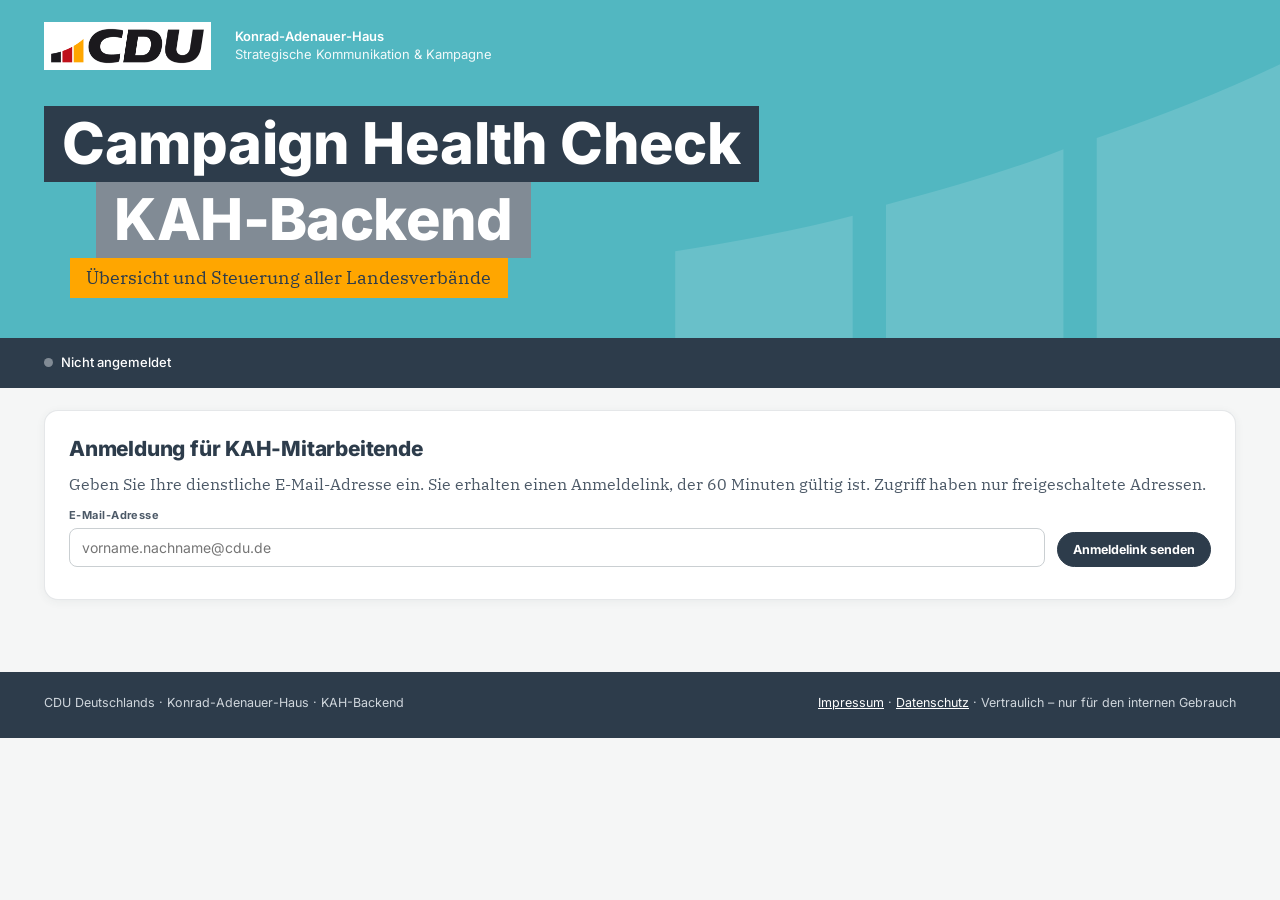
<file: admin.html>
<!doctype html>
<html lang="de">
<head>
<meta charset="utf-8">
<meta name="viewport" content="width=device-width, initial-scale=1, viewport-fit=cover">
<meta http-equiv="Content-Security-Policy" content="default-src 'self'; script-src 'self' 'unsafe-inline'; style-src 'self' 'unsafe-inline'; font-src 'self'; connect-src 'self' https://*.supabase.co; img-src 'self' data: https://*.supabase.co; base-uri 'none'; form-action 'none'">
<meta name="robots" content="noindex,nofollow">
<meta name="referrer" content="no-referrer">
<meta name="theme-color" content="#52b7c1">
<title>KAH-Backend · Campaign Health Check</title>
<link rel="stylesheet" href="assets/fonts.css">
<style>
:root{
  color-scheme:light;
  --tuerkis:#52b7c1;--blau:#2d3c4b;--gold:#ffa600;--weiss:#fff;--union-schwarz:#1b191d;--union-rot:#bf111b;
  --tuerkis-10:#eef8f9;--tuerkis-25:#d4edef;--tuerkis-dark:#2f6f7e;--blau-10:#eaeced;--blau-25:#cacfd2;--blau-60:#818b95;
  --page:#f5f6f6;--surface:#fff;--ink:#2d3c4b;--text-2:#4d5a68;--muted:#6b7682;--grid:#e1e5e8;--ring:rgba(45,60,75,.12);
  --st-green:#2e7d4f;--st-yellow:#c98a00;--st-red:#bf111b;--st-na:#818b95;
  --font-head:'Inter',system-ui,-apple-system,"Segoe UI",sans-serif;--font-copy:'IBM Plex Serif',Georgia,"Times New Roman",serif;
  --radius:14px;--shadow:0 2px 10px rgba(45,60,75,.06);
}
*{box-sizing:border-box}
body{margin:0;background:var(--page);color:var(--ink);font-family:var(--font-copy);line-height:1.5;-webkit-font-smoothing:antialiased}
button,input,select{font:inherit;color:inherit}button{cursor:pointer}
h1,h2,h3{font-family:var(--font-head);letter-spacing:-.01em;color:var(--blau);margin:0}
.hidden{display:none!important}
.sr-only{position:absolute;width:1px;height:1px;padding:0;margin:-1px;overflow:hidden;clip:rect(0,0,0,0);white-space:nowrap;border:0}
.wrap{max-width:1240px;margin:0 auto;padding:0 24px 72px}

.hero{position:relative;overflow:hidden;background:var(--tuerkis);color:var(--weiss)}
.hero-inner{position:relative;z-index:1;max-width:1240px;margin:0 auto;padding:22px 24px 40px}
.bogen-bg{position:absolute;right:-3%;bottom:-2px;width:52%;max-width:700px;color:#7cc9d1;opacity:.55;pointer-events:none}
.brandbar{display:flex;align-items:center;gap:24px;flex-wrap:wrap;margin-bottom:36px}
.logo{display:block;height:48px;width:auto}
.brand-org{font:600 13px/1.35 var(--font-head);color:var(--weiss)}
.brand-org span{display:block;font-weight:400;opacity:.92}
.hl{font-size:clamp(2.1rem,5vw,3.6rem);line-height:1;margin:0}
.hl span{display:inline-block;background:var(--blau);color:var(--weiss);font-family:var(--font-head);font-weight:800;letter-spacing:-.01em;padding:.1em .32em .14em;line-height:1.08}
.hl .indent{margin-left:.9em}
.hl .hl-c{background:var(--blau-60)}
.subline{display:inline-block;margin:0 0 0 1.4em;background:var(--gold);color:var(--blau);font:400 clamp(1rem,1.5vw,1.15rem)/1.35 var(--font-copy);padding:.4em .9em}

.bar{background:var(--blau);color:var(--weiss)}
.bar-inner{max-width:1240px;margin:0 auto;padding:10px 24px;display:flex;align-items:center;gap:12px;flex-wrap:wrap;font:500 13px/1.3 var(--font-head)}
.bar .who{display:inline-flex;align-items:center;gap:8px;min-height:30px}
.dot{width:9px;height:9px;border-radius:50%;background:var(--blau-60);flex:none}
.dot.on{background:#5fd08a}
.btn-ghost{border:1px solid rgba(255,255,255,.45);background:transparent;color:var(--weiss);border-radius:999px;padding:6px 14px;font:700 12.5px var(--font-head)}
.btn-ghost:hover{background:rgba(255,255,255,.12)}
.push{margin-left:auto}

.panel{background:var(--surface);border:1px solid var(--ring);border-radius:var(--radius);box-shadow:var(--shadow);padding:22px 24px;margin-top:22px}
.panel h2{font-size:1.3rem;font-weight:800;margin-bottom:8px}
.panel p{margin:0 0 10px;color:var(--text-2)}
.field-label{display:block;font:700 11px/1.35 var(--font-head);letter-spacing:.04em;color:var(--text-2);margin-bottom:5px}
.text-input{width:100%;border:1px solid var(--blau-25);border-radius:8px;padding:10px 12px;font:14px var(--font-head);background:#fff}
.text-input:focus{outline:none;border-color:var(--tuerkis);box-shadow:0 0 0 3px rgba(82,183,193,.22)}
.row{display:grid;grid-template-columns:minmax(0,1fr) auto;gap:12px;align-items:end;margin-top:12px}
.btn{display:inline-flex;align-items:center;justify-content:center;gap:6px;border:1px solid var(--blau-25);background:var(--surface);color:var(--blau);border-radius:999px;padding:9px 15px;font:700 12.5px var(--font-head);white-space:nowrap;text-decoration:none}
.btn:hover{background:var(--tuerkis-10);border-color:var(--tuerkis)}
.btn.primary{background:var(--blau);border-color:var(--blau);color:var(--weiss)}
.btn.primary:hover{background:#3a4d60}
.btn.small{min-height:36px;padding:6px 12px;font-size:12.5px}
.btn:disabled{opacity:.5;cursor:not-allowed}
.btn:focus-visible,.btn-ghost:focus-visible,input:focus-visible{outline:3px solid var(--gold);outline-offset:2px}
.msg{font:14px/1.5 var(--font-head);color:var(--text-2);margin-top:12px}
.msg.ok{color:var(--st-green)}.msg.err{color:var(--union-rot)}

.kpis{display:grid;grid-template-columns:repeat(4,minmax(0,1fr));gap:12px;margin-top:22px}
.kpi{background:var(--surface);border:1px solid var(--ring);border-top:4px solid var(--tuerkis);border-radius:var(--radius);padding:14px 16px;box-shadow:var(--shadow)}
.kpi.k-red{border-top-color:var(--st-red)}.kpi.k-yellow{border-top-color:var(--st-yellow)}.kpi.k-blau{border-top-color:var(--blau)}
.kpi strong{display:block;font:800 26px/1.05 var(--font-head);color:var(--blau)}
.kpi span{display:block;margin-top:4px;font:600 12px/1.25 var(--font-head);color:var(--muted)}

.search{display:flex;align-items:center;gap:8px;background:var(--surface);border:1px solid var(--blau-25);border-radius:999px;padding:0 14px;min-height:42px}
.search input{width:100%;border:0;background:transparent;outline:0;font:14px var(--font-head);min-height:40px}
.search:focus-within{border-color:var(--tuerkis);box-shadow:0 0 0 3px rgba(82,183,193,.22)}

.table-wrap{background:var(--surface);border:1px solid var(--ring);border-radius:var(--radius);box-shadow:var(--shadow);overflow-x:auto}
table{width:100%;border-collapse:collapse;font:14px/1.4 var(--font-head);min-width:900px}
th{font:700 11px/1.3 var(--font-head);letter-spacing:.04em;color:var(--text-2);text-align:left;padding:12px 14px;border-bottom:1px solid var(--grid);background:var(--tuerkis-10);white-space:nowrap}
th.num,td.num{text-align:right;font-variant-numeric:tabular-nums}
td{padding:12px 14px;border-bottom:1px solid var(--grid);vertical-align:middle;color:var(--blau)}
tr:last-child td{border-bottom:0}
td .lbl{font-weight:800}
td .sub{display:block;font-size:12px;color:var(--muted);font-weight:400}
.prog{display:flex;height:10px;width:180px;border-radius:999px;overflow:hidden;background:var(--blau-10)}
.prog i{display:block;height:100%}
.prog-txt{font-size:12px;color:var(--muted);margin-top:4px}
.pill{display:inline-block;min-width:28px;text-align:center;border-radius:999px;padding:2px 8px;font:700 12px var(--font-head)}
.pill.red{background:#f8e3e4;color:#8e0d14}.pill.yellow{background:#fdf1d6;color:#7a5400}.pill.zero{background:var(--blau-10);color:var(--muted)}
.actions{display:flex;gap:6px;flex-wrap:wrap;justify-content:flex-end}
.empty{padding:34px;text-align:center;color:var(--text-2);font:14px var(--font-head)}

dialog{border:0;border-radius:var(--radius);padding:0;max-width:660px;width:calc(100% - 32px);box-shadow:0 20px 60px rgba(27,25,29,.35);color:var(--ink)}
dialog::backdrop{background:rgba(45,60,75,.55)}
.dlg-head{background:var(--tuerkis);padding:18px 22px}
.dlg-head h2{display:inline-block;background:var(--blau);color:#fff;padding:.12em .35em;font-size:1.3rem}
.dlg-body{padding:18px 22px 22px;font:14px/1.5 var(--font-head);color:var(--text-2)}
.link-row{display:grid;grid-template-columns:minmax(0,1fr) auto auto;gap:8px;margin:6px 0 16px}
.link-row input{font:12.5px/1.3 ui-monospace,SFMono-Regular,Menlo,monospace;color:var(--blau)}
.dlg-actions{display:flex;justify-content:flex-end;gap:8px}
.small-note{font:13px/1.5 var(--font-head);color:var(--muted)}
.toast{position:fixed;left:50%;bottom:24px;transform:translateX(-50%) translateY(20px);opacity:0;background:var(--blau);color:#fff;padding:11px 18px;border-radius:999px;font:600 13px var(--font-head);box-shadow:0 8px 24px rgba(27,25,29,.25);transition:opacity .2s,transform .2s;z-index:50;pointer-events:none;max-width:calc(100% - 32px)}
.toast.show{opacity:1;transform:translateX(-50%) translateY(0)}
footer.foot{background:var(--blau);color:#cfd6dc;font:12.5px/1.5 var(--font-head)}
footer.foot .wrap{padding-top:22px;padding-bottom:26px;display:flex;justify-content:space-between;gap:16px;flex-wrap:wrap}
footer.foot a{color:#fff}footer.foot a:hover{color:var(--gold)}


.create-panel h2{font-size:1.05rem;margin-bottom:10px}
.create{display:grid;grid-template-columns:minmax(0,1fr) auto;gap:10px}
.toolbar{display:flex;flex-wrap:wrap;gap:10px;align-items:center;margin:22px 0 12px}
.toolbar .search{flex:1 1 260px}
.search svg{width:18px;height:18px;color:var(--muted);flex:none}
.chips{display:flex;gap:6px;overflow-x:auto;scrollbar-width:none;padding:2px;min-width:0;flex:0 1 auto}
.chips::-webkit-scrollbar{display:none}
.chip{flex:none;display:inline-flex;align-items:center;gap:7px;min-height:40px;border:1px solid var(--blau-25);background:var(--surface);color:var(--blau);border-radius:999px;padding:6px 13px;font:700 12.5px var(--font-head)}
.chip:hover{border-color:var(--tuerkis)}
.chip[aria-pressed="true"]{background:var(--blau);border-color:var(--blau);color:#fff}
.chip .d{width:9px;height:9px;border-radius:50%}
.sort select{min-height:42px;border-radius:999px;padding:8px 14px;font-weight:600}
.pill.img{border:0;cursor:pointer;background:var(--tuerkis-10);color:var(--tuerkis-dark)}
.gallery{display:grid;grid-template-columns:repeat(auto-fill,minmax(min(100%,190px),1fr));gap:12px}
.img-card{border:1px solid var(--grid);border-radius:12px;overflow:hidden;background:#fff;display:flex;flex-direction:column}
.img-card img{width:100%;aspect-ratio:4/5;object-fit:cover;display:block;background:var(--blau-10)}
.img-body{padding:10px 12px 12px;display:grid;gap:5px;font:12.5px/1.4 var(--font-head);color:var(--text-2)}
.img-body strong{color:var(--blau);font-size:13px}
.badge{display:inline-flex;width:max-content;max-width:100%;border-radius:999px;padding:3px 10px;font:700 11.5px/1.3 var(--font-head)}
.badge.ok{background:#e3f1e8;color:#1f5a38}.badge.warn{background:#fdf1d6;color:#7a5400}.badge.bad{background:#f8e3e4;color:#8e0d14}
.xmenu{position:relative}.xmenu>summary{list-style:none}.xmenu>summary::-webkit-details-marker{display:none}
.xpop{position:absolute;right:0;top:calc(100% + 4px);z-index:5;background:#fff;border:1px solid var(--ring);border-radius:10px;box-shadow:0 8px 28px rgba(45,60,75,.14);padding:4px;min-width:150px;display:grid}
.xpop button{border:0;background:transparent;text-align:left;padding:9px 12px;border-radius:8px;font:600 13px var(--font-head);color:var(--blau);min-height:40px}
.xpop button:hover{background:var(--tuerkis-10)}
.actions{flex-wrap:nowrap}
@media(max-width:860px){.actions{flex-wrap:wrap}td .pill{justify-self:start;width:max-content}.xpop{left:0;right:auto}}
dialog.wide{max-width:980px}
.dlg-x{width:40px;height:40px;border-radius:50%;border:0;background:rgba(255,255,255,.25);color:#fff;font:700 20px/1 var(--font-head)}
.dlg-head{display:flex;align-items:center;justify-content:space-between;gap:12px;position:sticky;top:0;z-index:1}
dialog{max-height:calc(100dvh - 24px);overflow:auto}
@media(max-width:860px){
  .table-wrap{background:transparent;border:0;box-shadow:none;overflow:visible}
  table{min-width:0}thead{display:none}
  table,tbody,tr,td{display:block;width:100%}
  tr{background:var(--surface);border:1px solid var(--ring);border-radius:var(--radius);box-shadow:var(--shadow);margin-bottom:12px;padding:6px 4px}
  td{display:grid;grid-template-columns:120px minmax(0,1fr);gap:10px;align-items:center;border:0;padding:8px 14px;text-align:left!important}
  td:before{content:attr(data-label);font:700 11px/1.3 var(--font-head);letter-spacing:.03em;color:var(--muted)}
  td:first-child{grid-template-columns:1fr;border-bottom:1px solid var(--grid);padding-bottom:12px}
  td:first-child:before{display:none}
  td.act-cell{grid-template-columns:1fr;border-top:1px solid var(--grid);padding-top:12px}
  td.act-cell:before{display:none}
  .actions{justify-content:flex-start}
  .prog{width:100%}
  .toolbar .sort{flex:1 1 100%}.sort select{width:100%}
}
@media(max-width:640px){.create{grid-template-columns:1fr}.kpis{gap:8px}.kpi{padding:12px}}
@media(max-width:900px){.kpis{grid-template-columns:repeat(2,1fr)}}
@media(max-width:640px){.wrap{padding:0 16px 48px}.hero-inner{padding:18px 16px 30px}.logo{height:38px}.bar-inner{padding:10px 16px}.subline{margin-left:.6em}.panel{padding:16px}.row{grid-template-columns:1fr}.link-row{grid-template-columns:1fr 1fr}.link-row input{grid-column:1/-1}}
@media(prefers-reduced-motion:reduce){*{transition:none!important}}
</style>
</head>
<body>
<header class="hero">
  <svg class="bogen-bg" viewBox="0 0 300 160" fill="currentColor" aria-hidden="true">
    <path d="M10 160 L10 120 Q60 112 90 104 L90 160 Z"/>
    <path d="M105 160 L105 99 Q155 86 185 74 L185 160 Z"/>
    <path d="M200 160 L200 69 Q255 50 290 32 L290 160 Z"/>
  </svg>
  <div class="hero-inner">
    <div class="brandbar">
      <img class="logo" src="assets/cdu-logo.png" width="666" height="191" alt="CDU Deutschlands">
      <span class="brand-org">Konrad-Adenauer-Haus<span>Strategische Kommunikation &amp; Kampagne</span></span>
    </div>
    <h1 class="hl"><span>Campaign Health Check</span><br><span class="indent hl-c">KAH-Backend</span></h1>
    <p class="subline">Übersicht und Steuerung aller Landesverbände</p>
  </div>
</header>

<div class="bar" role="region" aria-label="Anmeldung">
  <div class="bar-inner">
    <span class="who"><i class="dot" id="whoDot"></i><span id="whoLabel">Nicht angemeldet</span></span>
    <button class="btn-ghost hidden push" type="button" id="refreshBtn">Aktualisieren</button>
    <button class="btn-ghost hidden" type="button" id="logoutBtn">Abmelden</button>
  </div>
</div>

<main class="wrap">
  <!-- Anmeldung -->
  <section class="panel hidden" id="loginPanel" aria-labelledby="loginTitle">
    <h2 id="loginTitle">Anmeldung für KAH-Mitarbeitende</h2>
    <p>Geben Sie Ihre dienstliche E-Mail-Adresse ein. Sie erhalten einen Anmeldelink, der 60 Minuten gültig ist. Zugriff haben nur freigeschaltete Adressen.</p>
    <div class="row">
      <label><span class="field-label">E-Mail-Adresse</span><input class="text-input" id="loginEmail" type="email" autocomplete="email" placeholder="vorname.nachname@cdu.de"></label>
      <button class="btn primary" type="button" id="loginBtn">Anmeldelink senden</button>
    </div>
    <p class="msg" id="loginMsg" role="status"></p>
  </section>

  <!-- Kein Zugriff -->
  <section class="panel hidden" id="denyPanel">
    <h2>Kein Zugriff</h2>
    <p>Sie sind angemeldet, Ihre Adresse ist aber nicht für das KAH-Backend freigeschaltet. Bitte wenden Sie sich an die Projektverantwortlichen.</p>
  </section>

  <!-- Konfiguration fehlt -->
  <section class="panel hidden" id="configPanel">
    <h2>Supabase nicht konfiguriert</h2>
    <p>In <code>config.js</code> sind keine Supabase-Zugangsdaten eingetragen.</p>
  </section>

  <!-- Arbeitsbereich -->
  <div id="app" class="hidden">
    <section class="kpis" aria-label="Kennzahlen">
      <div class="kpi k-blau"><strong id="kChecks">0</strong><span>Health Checks</span></div>
      <div class="kpi"><strong id="kProg">0 %</strong><span>Ø Fortschritt</span></div>
      <div class="kpi k-red"><strong id="kRed">0</strong><span>Rote Befunde gesamt</span></div>
      <div class="kpi k-yellow"><strong id="kYellow">0</strong><span>Gelbe Befunde gesamt</span></div>
    </section>

    <section class="panel create-panel" aria-labelledby="createTitle">
      <h2 id="createTitle">Neuen Health Check anlegen</h2>
      <div class="create">
        <label><span class="sr-only">Bezeichnung des neuen Checks</span><input class="text-input" id="newLabel" placeholder="z. B. LTW Sachsen-Anhalt 2026" autocomplete="off"></label>
        <button class="btn primary" type="button" id="createBtn">Check anlegen</button>
      </div>
    </section>

    <div class="toolbar">
      <label class="search"><svg viewBox="0 0 24 24" fill="none" stroke="currentColor" stroke-width="2" stroke-linecap="round" aria-hidden="true"><circle cx="11" cy="11" r="7"/><path d="m20 20-3.5-3.5"/></svg><span class="sr-only">Checks durchsuchen</span><input id="search" type="search" placeholder="Landesverband oder Wahl suchen …"></label>
      <div class="chips" id="filters" role="group" aria-label="Filter">
        <button type="button" class="chip" data-f="all" aria-pressed="true">Alle</button>
        <button type="button" class="chip" data-f="red" aria-pressed="false"><i class="d" style="background:var(--st-red)"></i>Mit roten Befunden</button>
        <button type="button" class="chip" data-f="soon" aria-pressed="false">Wahl in ≤ 90 Tagen</button>
        <button type="button" class="chip" data-f="stale" aria-pressed="false">Seit 14 Tagen inaktiv</button>
      </div>
      <label class="sort"><span class="sr-only">Sortierung</span><select class="text-input" id="sort"><option value="updated">Zuletzt geändert</option><option value="election">Nächste Wahl zuerst</option><option value="progress">Geringster Fortschritt</option><option value="red">Meiste rote Befunde</option><option value="name">Name A–Z</option></select></label>
    </div>

    <div class="table-wrap">
      <table>
        <thead><tr>
          <th>Landesverband / Wahl</th><th>Wahltermin</th><th>Fortschritt</th><th class="num">Rot</th><th class="num">Gelb</th><th class="num">Bilder</th><th>Letzte Änderung</th><th class="num">Aktionen</th>
        </tr></thead>
        <tbody id="rows"></tbody>
      </table>
      <div class="empty hidden" id="empty">Keine Health Checks für diese Auswahl.</div>
    </div>
    <p style="margin-top:12px"><button class="btn small" type="button" id="exportOverview">Übersicht als CSV exportieren</button></p>
  </div>
</main>

<footer class="foot">
  <div class="wrap">
    <span>CDU Deutschlands · Konrad-Adenauer-Haus · KAH-Backend</span>
    <span><a href="impressum.html">Impressum</a> · <a href="datenschutz.html">Datenschutz</a> · Vertraulich – nur für den internen Gebrauch</span>
  </div>
</footer>

<dialog id="linkDialog" aria-labelledby="linkTitle">
  <div class="dlg-head"><h2 id="linkTitle">Links</h2><button class="dlg-x" type="button" id="linkX" aria-label="Schließen">×</button></div>
  <div class="dlg-body">
    <p id="linkCheck" style="margin:0 0 12px;font-weight:700;color:var(--blau)"></p>
    <span class="field-label">Bearbeitungslink – an das Kampagnenteam des Landesverbands</span>
    <div class="link-row"><input class="text-input" id="editLink" readonly><button class="btn primary small" type="button" data-copy="editLink">Kopieren</button><button class="btn small" type="button" data-rotate="edit">Neu erzeugen</button></div>
    <span class="field-label">Leselink – nur Ansicht</span>
    <div class="link-row"><input class="text-input" id="viewLink" readonly><button class="btn small" type="button" data-copy="viewLink">Kopieren</button><button class="btn small" type="button" data-rotate="view">Neu erzeugen</button></div>
    <p class="small-note">„Neu erzeugen“ sperrt den bisherigen Link sofort. Wer ihn noch nutzt, verliert den Zugriff und braucht den neuen Link.</p>
    <div class="dlg-actions"><button class="btn primary" type="button" id="linkClose">Schließen</button></div>
  </div>
</dialog>

<dialog id="imgDialog" class="wide" aria-labelledby="imgTitle">
  <div class="dlg-head"><h2 id="imgTitle">Bildmaterial</h2><button class="dlg-x" type="button" id="imgClose" aria-label="Schließen">×</button></div>
  <div class="dlg-body">
    <p id="imgCheck" style="margin:0 0 12px;font-weight:700;color:var(--blau)"></p>
    <div class="gallery" id="imgGallery"></div>
    <p class="small-note" style="margin-top:14px">Download-Links sind aus Sicherheitsgründen eine Stunde gültig. Bildnachweis bei Verwendung angeben.</p>
  </div>
</dialog>

<div class="toast" id="toast" role="status" aria-live="polite"></div>

<script src="config.js"></script>
<script src="assets/questions.js"></script>
<script>
const CONFIG = Object.assign({supabaseUrl:'',supabaseKey:''}, window.HC_CONFIG||{});
const BASE = (CONFIG.supabaseUrl||'').replace(/\/$/,'');
const KEY = CONFIG.supabaseKey||'';
const SESSION_KEY = 'chc-admin-session';
const TOTAL = (window.HC_GROUPS||[]).reduce((n,g)=>n+g.sections.reduce((m,s)=>m+s.questions.length,0),0);
const $ = id => document.getElementById(id);
const esc = s => String(s??'').replace(/[&<>"']/g,c=>({'&':'&amp;','<':'&lt;','>':'&gt;','"':'&quot;',"'":'&#39;'}[c]));
const store = {get(k){try{return localStorage.getItem(k)}catch(e){return null}},set(k,v){try{localStorage.setItem(k,v)}catch(e){}},del(k){try{localStorage.removeItem(k)}catch(e){}}};
const fmt = d => d ? new Date(d).toLocaleString('de-DE',{day:'2-digit',month:'2-digit',year:'numeric',hour:'2-digit',minute:'2-digit'}) : '–';
const pageBase = () => new URL('./', location.href.split('#')[0]).href;
let session = null, checks = [], current = null;

function toast(m){const t=$('toast');t.textContent=m;t.classList.add('show');clearTimeout(toast._t);toast._t=setTimeout(()=>t.classList.remove('show'),3200);}
function show(id){['loginPanel','denyPanel','configPanel','app'].forEach(x=>$(x).classList.toggle('hidden',x!==id));}

/* ---------- Anmeldung (Supabase Auth, Magic Link) ---------- */
function saveSession(s){session=s;if(s)store.set(SESSION_KEY,JSON.stringify(s));else store.del(SESSION_KEY);}
function readHashSession(){
  const h=new URLSearchParams(location.hash.slice(1));
  if(h.get('error_description')){$('loginMsg').className='msg err';$('loginMsg').textContent='Anmeldung fehlgeschlagen: '+h.get('error_description').replace(/\+/g,' ');history.replaceState(null,'',location.pathname+location.search);return null;}
  if(!h.get('access_token'))return null;
  const s={access_token:h.get('access_token'),refresh_token:h.get('refresh_token'),expires_at:Number(h.get('expires_at'))||Math.floor(Date.now()/1000)+Number(h.get('expires_in')||3600)};
  history.replaceState(null,'',location.pathname+location.search);
  return s;
}
async function refreshSession(){
  if(!session?.refresh_token)return false;
  const r=await fetch(`${BASE}/auth/v1/token?grant_type=refresh_token`,{method:'POST',headers:{'Content-Type':'application/json',apikey:KEY},body:JSON.stringify({refresh_token:session.refresh_token})});
  if(!r.ok){saveSession(null);return false;}
  const j=await r.json();saveSession({access_token:j.access_token,refresh_token:j.refresh_token,expires_at:j.expires_at||Math.floor(Date.now()/1000)+(j.expires_in||3600)});return true;
}
async function token(){
  if(!session)return null;
  if(session.expires_at-60<Date.now()/1000&&!(await refreshSession()))return null;
  return session.access_token;
}
async function rpc(fn,args={}){
  const t=await token();if(!t){logoutLocal();throw new Error('Sitzung abgelaufen – bitte neu anmelden.');}
  const r=await fetch(`${BASE}/rest/v1/rpc/${fn}`,{method:'POST',headers:{'Content-Type':'application/json',apikey:KEY,Authorization:'Bearer '+t},body:JSON.stringify(args)});
  const j=await r.json().catch(()=>null);
  if(!r.ok){const e=new Error(j?.message||`Serverfehler (${r.status})`);e.code=j?.code;throw e;}
  return j;
}
$('loginBtn').addEventListener('click',async()=>{
  const email=$('loginEmail').value.trim().toLowerCase();const m=$('loginMsg');
  if(!/^[^@\s]+@[^@\s]+\.[^@\s]+$/.test(email)){m.className='msg err';m.textContent='Bitte eine gültige E-Mail-Adresse eingeben.';return;}
  $('loginBtn').disabled=true;m.className='msg';m.textContent='Wird gesendet …';
  try{
    const redirect=location.href.split('#')[0];
    const r=await fetch(`${BASE}/auth/v1/otp?redirect_to=${encodeURIComponent(redirect)}`,{method:'POST',headers:{'Content-Type':'application/json',apikey:KEY},body:JSON.stringify({email,create_user:true})});
    const j=await r.json().catch(()=>({}));
    if(!r.ok)throw new Error(j.msg||j.message||j.error_description||`Fehler ${r.status}`);
    m.className='msg ok';m.textContent=`Anmeldelink wurde an ${email} gesendet. Bitte öffnen Sie ihn in diesem Browser.`;
  }catch(e){m.className='msg err';m.textContent='Senden fehlgeschlagen: '+e.message;}
  finally{$('loginBtn').disabled=false;}
});
$('loginEmail').addEventListener('keydown',e=>{if(e.key==='Enter')$('loginBtn').click();});
function logoutLocal(){saveSession(null);$('whoDot').classList.remove('on');$('whoLabel').textContent='Nicht angemeldet';$('logoutBtn').classList.add('hidden');$('refreshBtn').classList.add('hidden');show('loginPanel');}
$('logoutBtn').addEventListener('click',async()=>{
  try{const t=await token();if(t)await fetch(`${BASE}/auth/v1/logout`,{method:'POST',headers:{apikey:KEY,Authorization:'Bearer '+t}});}catch(e){}
  logoutLocal();toast('Abgemeldet.');
});

/* ---------- Übersicht ---------- */
function daysUntil(s){const m=String(s||'').match(/(\d{1,2})\.\s*(\d{1,2})\.\s*(\d{4})/);if(!m)return null;const d=new Date(+m[3],+m[2]-1,+m[1]);const t=new Date();t.setHours(0,0,0,0);return Math.round((d-t)/864e5);}
function render(){
  const q=$('search').value.trim().toLocaleLowerCase('de');
  const rated=c=>{const k=c.counts||{};return (k.green||0)+(k.yellow||0)+(k.red||0)+(k.na||0);};
  let list=checks.filter(c=>!q||(c.label||'').toLocaleLowerCase('de').includes(q));
  if(FILTER==='red')list=list.filter(c=>(c.counts?.red||0)>0);
  if(FILTER==='soon')list=list.filter(c=>{const d=daysUntil(c.wahltermin);return d!=null&&d>=0&&d<=90;});
  if(FILTER==='stale')list=list.filter(c=>Date.now()-new Date(c.updated_at)>14*864e5);
  const srt=$('sort').value,far=1e9;
  const cmp={updated:(a,b)=>new Date(b.updated_at)-new Date(a.updated_at),election:(a,b)=>{const x=daysUntil(a.wahltermin),y=daysUntil(b.wahltermin);return (x==null||x<0?far:x)-(y==null||y<0?far:y);},progress:(a,b)=>rated(a)-rated(b),red:(a,b)=>(b.counts?.red||0)-(a.counts?.red||0),name:(a,b)=>(a.label||'').localeCompare(b.label||'','de')}[srt];
  list=[...list].sort(cmp);
  const col={green:'var(--st-green)',yellow:'var(--st-yellow)',red:'var(--st-red)',na:'var(--st-na)'};
  $('rows').innerHTML=list.map(c=>{
    const k=c.counts||{};const rated=(k.green||0)+(k.yellow||0)+(k.red||0)+(k.na||0);const pct=TOTAL?Math.round(100*rated/TOTAL):0;
    const d=daysUntil(c.wahltermin);
    return `<tr data-id="${esc(c.id)}">
      <td data-label="Landesverband / Wahl"><span class="lbl">${esc(c.label||'Ohne Bezeichnung')}</span><span class="sub">${esc(c.verantwortlich||'')}${c.stand?` · Stand ${esc(c.stand)}`:''}</span></td>
      <td data-label="Wahltermin"><div>${esc(c.wahltermin||'–')}${d!=null?`<span class="sub">${d>0?`in ${d.toLocaleString('de-DE')} Tagen`:d===0?'heute':'vorbei'}</span>`:''}</div></td>
      <td data-label="Fortschritt"><div><div class="prog" title="${rated} von ${TOTAL} bewertet">${['green','yellow','red','na'].map(s=>k[s]?`<i style="width:${100*k[s]/TOTAL}%;background:${col[s]}"></i>`:'').join('')}</div><div class="prog-txt">${rated} / ${TOTAL} bewertet (${pct} %)</div></div></td>
      <td class="num" data-label="Rot"><span class="pill ${k.red?'red':'zero'}">${k.red||0}</span></td>
      <td class="num" data-label="Gelb"><span class="pill ${k.yellow?'yellow':'zero'}">${k.yellow||0}</span></td>
      <td class="num" data-label="Bilder">${c.images?`<button class="pill img" type="button" data-act="images">${c.images}</button>`:'<span class="pill zero">0</span>'}</td>
      <td data-label="Letzte Änderung">${fmt(c.updated_at)}</td>
      <td class="act-cell"><div class="actions">
        <button class="btn small" type="button" data-act="links">Links</button>
        <button class="btn small" type="button" data-act="images">Bilder</button>
        <a class="btn small" href="${esc(pageBase()+'#t='+c.view_token)}" target="_blank" rel="noopener">Ansehen</a>
        <details class="xmenu"><summary class="btn small">Export</summary><div class="xpop"><button type="button" data-act="csv">CSV (Excel)</button><button type="button" data-act="json">JSON</button></div></details>
      </div></td></tr>`;
  }).join('');
  $('empty').classList.toggle('hidden',list.length>0);
  const tot=checks.reduce((a,c)=>{const k=c.counts||{};a.red+=k.red||0;a.yellow+=k.yellow||0;a.rated+=(k.green||0)+(k.yellow||0)+(k.red||0)+(k.na||0);return a;},{red:0,yellow:0,rated:0});
  $('kChecks').textContent=checks.length;
  $('kProg').textContent=`${checks.length&&TOTAL?Math.round(100*tot.rated/(TOTAL*checks.length)):0} %`;
  $('kRed').textContent=tot.red;$('kYellow').textContent=tot.yellow;
}
async function load(){
  try{checks=await rpc('hc_admin_list')||[];render();}
  catch(e){if(e.code==='42501'){show('denyPanel');return;}toast(e.message);}
}
$('search').addEventListener('input',render);
let FILTER='all';
$('filters').addEventListener('click',e=>{const c=e.target.closest('[data-f]');if(!c)return;FILTER=c.dataset.f;document.querySelectorAll('#filters .chip').forEach(x=>x.setAttribute('aria-pressed',String(x===c)));render();});
$('sort').addEventListener('change',render);
$('refreshBtn').addEventListener('click',()=>load().then(()=>toast('Aktualisiert.')));

/* ---------- Anlegen ---------- */
$('createBtn').addEventListener('click',async()=>{
  const label=$('newLabel').value.trim();if(!label){toast('Bitte eine Bezeichnung eingeben.');$('newLabel').focus();return;}
  $('createBtn').disabled=true;
  try{const r=await rpc('hc_admin_create',{p_label:label});$('newLabel').value='';await load();openLinks(r.id);toast('Check angelegt.');}
  catch(e){toast('Anlegen fehlgeschlagen: '+e.message);}
  finally{$('createBtn').disabled=false;}
});
$('newLabel').addEventListener('keydown',e=>{if(e.key==='Enter')$('createBtn').click();});

/* ---------- Links ---------- */
function openLinks(id){
  current=checks.find(c=>c.id===id);if(!current)return;
  $('linkCheck').textContent=current.label||'';
  $('editLink').value=pageBase()+'#t='+current.edit_token;
  $('viewLink').value=pageBase()+'#t='+current.view_token;
  if(!$('linkDialog').open)$('linkDialog').showModal();
}
$('linkClose').addEventListener('click',()=>$('linkDialog').close());$('linkX').addEventListener('click',()=>$('linkDialog').close());
document.querySelectorAll('[data-copy]').forEach(b=>b.addEventListener('click',async()=>{const i=$(b.dataset.copy);try{await navigator.clipboard.writeText(i.value);toast('Link kopiert.');}catch(e){i.select();toast('Link markiert – mit Strg/⌘+C kopieren.');}}));
document.querySelectorAll('[data-rotate]').forEach(b=>b.addEventListener('click',async()=>{
  if(!current)return;const which=b.dataset.rotate;
  if(!confirm(`Den bisherigen ${which==='edit'?'Bearbeitungs':'Lese'}link für „${current.label}“ wirklich sperren und neu erzeugen?`))return;
  try{await rpc('hc_admin_rotate',{p_id:current.id,p_which:which});const id=current.id;await load();openLinks(id);toast('Neuer Link erzeugt – bitte neu verteilen.');}
  catch(e){toast(e.message);}
}));

/* ---------- Bildmaterial ---------- */
const RIGHTS={cdu:['Alle Rechte bei CDU / Landesverband','ok'],wahlkampf:['Nutzungsrecht für Wahlkampfzwecke','ok'],eingeschraenkt:['Eingeschränktes Nutzungsrecht','warn'],cc:['Freie Lizenz','ok'],ungeklaert:['Rechte ungeklärt','bad']};
async function openImages(id){
  const c=checks.find(x=>x.id===id);if(!c)return;
  $('imgCheck').textContent=c.label||'';$('imgGallery').innerHTML='<div class="empty">Bilder werden geladen …</div>';$('imgDialog').showModal();
  try{
    const t=await token();if(!t)throw new Error('Sitzung abgelaufen – bitte neu anmelden.');
    const r=await fetch(`${BASE}/functions/v1/hc-images`,{method:'POST',headers:{'Content-Type':'application/json',apikey:KEY,Authorization:'Bearer '+t},body:JSON.stringify({action:'list',check_id:id})});
    const j=await r.json().catch(()=>({}));if(!r.ok)throw new Error(j.error||`Fehler ${r.status}`);
    const imgs=j.images||[];
    $('imgGallery').innerHTML=imgs.length?imgs.map(im=>{const rr=RIGHTS[im.rights]||[im.rights,'warn'];return `<article class="img-card"><img src="${esc(im.thumb_url||'')}" alt="${esc(im.caption||'Bild')}" loading="lazy"><div class="img-body"><strong>Foto: ${esc(im.photographer)}</strong>${im.caption?`<span>${esc(im.caption)}</span>`:''}<span class="badge ${rr[1]}">${esc(rr[0])}</span>${im.rights_note?`<span>${esc(im.rights_note)}</span>`:''}<span>${im.width?im.width+' × '+im.height+' px · ':''}${im.bytes?Math.round(im.bytes/1024).toLocaleString('de-DE')+' KB':''}</span><a class="btn small" href="${esc(im.download_url||'#')}" rel="noopener">Original herunterladen</a></div></article>`;}).join(''):'<div class="empty">Für diesen Check wurden noch keine Bilder hochgeladen.</div>';
  }catch(e){$('imgGallery').innerHTML=`<div class="empty">${esc(e.message)}</div>`;}
}
$('imgClose').addEventListener('click',()=>$('imgDialog').close());
document.querySelectorAll('dialog').forEach(d=>d.addEventListener('click',e=>{if(e.target===d)d.close();}));

/* ---------- Export ---------- */
function download(name,content,type){const b=new Blob([content],{type});const u=URL.createObjectURL(b);const a=document.createElement('a');a.href=u;a.download=name;a.click();setTimeout(()=>URL.revokeObjectURL(u),1000);}
const slug=s=>(s||'campaign-health-check').toLocaleLowerCase('de').replace(/[^a-z0-9äöüß]+/g,'-').replace(/^-|-$/g,'');
const csvCell=v=>{const s=String(v??'');return /[;"\n\r]/.test(s)?`"${s.replace(/"/g,'""')}"`:s;};
const STATUS={green:'Grün',yellow:'Gelb',red:'Rot',na:'Grau / nicht zutreffend','':'unbewertet'};
async function exportCheck(id,kind){
  try{
    const r=await rpc('hc_admin_get',{p_id:id});const d=r.data||{};
    if(kind==='json'){download(`${slug(r.label)}-antworten.json`,JSON.stringify({...d,format:'campaign-health-check-v2',exportedAt:new Date().toISOString()},null,2),'application/json');return;}
    const lines=[];
    lines.push(['Campaign Health Check',r.label||''].map(csvCell).join(';'));
    for(const [k,v] of Object.entries(d.metadata||{}))lines.push([k,v].map(csvCell).join(';'));
    lines.push(['Exportiert',fmt(new Date())].map(csvCell).join(';'),'');
    lines.push(['Nr','Teil','Teilbereich','Block','Fragenblock','Leitfrage','Status','Sachstand','Nächste Schritte / Maßnahmen / Fristen'].map(csvCell).join(';'));
    let n=0;
    for(const g of window.HC_GROUPS)for(const s of g.sections)for(const q of s.questions){n++;const a=(d.answers||{})['q'+n]||{};
      lines.push([String(n).padStart(3,'0'),g.part,g.title,s.number??'',s.title,q,STATUS[a.status||''],a.evidence||'',a.action||''].map(csvCell).join(';'));}
    const acts=(d.actions||[]).filter(x=>Object.values(x).some(v=>v&&String(v).trim()));
    if(acts.length){lines.push('','Maßnahmen');lines.push(['Priorität','Maßnahme','Bezug','Verantwortlich','Zieltermin','Erfolgskriterium / Status'].map(csvCell).join(';'));acts.forEach(x=>lines.push([x.priority,x.action,x.reference,x.owner,x.due,x.criterion].map(csvCell).join(';')));}
    const decs=(d.decisions||[]).filter(x=>Object.values(x).some(v=>v&&String(v).trim()));
    if(decs.length){lines.push('','Entscheidungen');lines.push(['Datum','Entscheidung','Verantwortung','Termin','Status'].map(csvCell).join(';'));decs.forEach(x=>lines.push([x.date,x.decision,x.owner,x.due,x.status].map(csvCell).join(';')));}
    download(`${slug(r.label)}-health-check.csv`,'﻿'+lines.join('\r\n'),'text/csv;charset=utf-8');
  }catch(e){toast('Export fehlgeschlagen: '+e.message);}
}
document.addEventListener('click',e=>{document.querySelectorAll('.xmenu[open]').forEach(m=>{if(!m.contains(e.target)||e.target.closest('[data-act]'))m.removeAttribute('open');});});
$('rows').addEventListener('click',e=>{const b=e.target.closest('[data-act]');if(!b)return;const id=b.closest('tr').dataset.id;
  if(b.dataset.act==='links')openLinks(id);else if(b.dataset.act==='images')openImages(id);else exportCheck(id,b.dataset.act);});
$('exportOverview').addEventListener('click',()=>{
  const lines=[['Landesverband / Wahl','Wahltermin','Gesamtverantwortliche/r','Bewertet','Grün','Gelb','Rot','Grau','Bilder','Letzte Änderung','Angelegt'].map(csvCell).join(';')];
  checks.forEach(c=>{const k=c.counts||{};lines.push([c.label,c.wahltermin,c.verantwortlich,(k.green||0)+(k.yellow||0)+(k.red||0)+(k.na||0),k.green||0,k.yellow||0,k.red||0,k.na||0,c.images||0,fmt(c.updated_at),fmt(c.created_at)].map(csvCell).join(';'));});
  download(`health-check-uebersicht-${new Date().toISOString().slice(0,10)}.csv`,'﻿'+lines.join('\r\n'),'text/csv;charset=utf-8');
});

/* ---------- Start ---------- */
(async function init(){
  if(!BASE||!KEY){show('configPanel');return;}
  const fromHash=readHashSession();
  if(fromHash)saveSession(fromHash);else{try{session=JSON.parse(store.get(SESSION_KEY)||'null');}catch(e){session=null;}}
  if(!session){show('loginPanel');return;}
  try{
    const me=await rpc('hc_admin_me');
    $('whoLabel').textContent=`Angemeldet: ${me.email||''}`;$('whoDot').classList.add('on');$('logoutBtn').classList.remove('hidden');
    if(!me.is_admin){show('denyPanel');return;}
    $('refreshBtn').classList.remove('hidden');show('app');await load();
  }catch(e){logoutLocal();$('loginMsg').className='msg err';$('loginMsg').textContent=e.message;}
})();
</script>
</body>
</html>
</file>
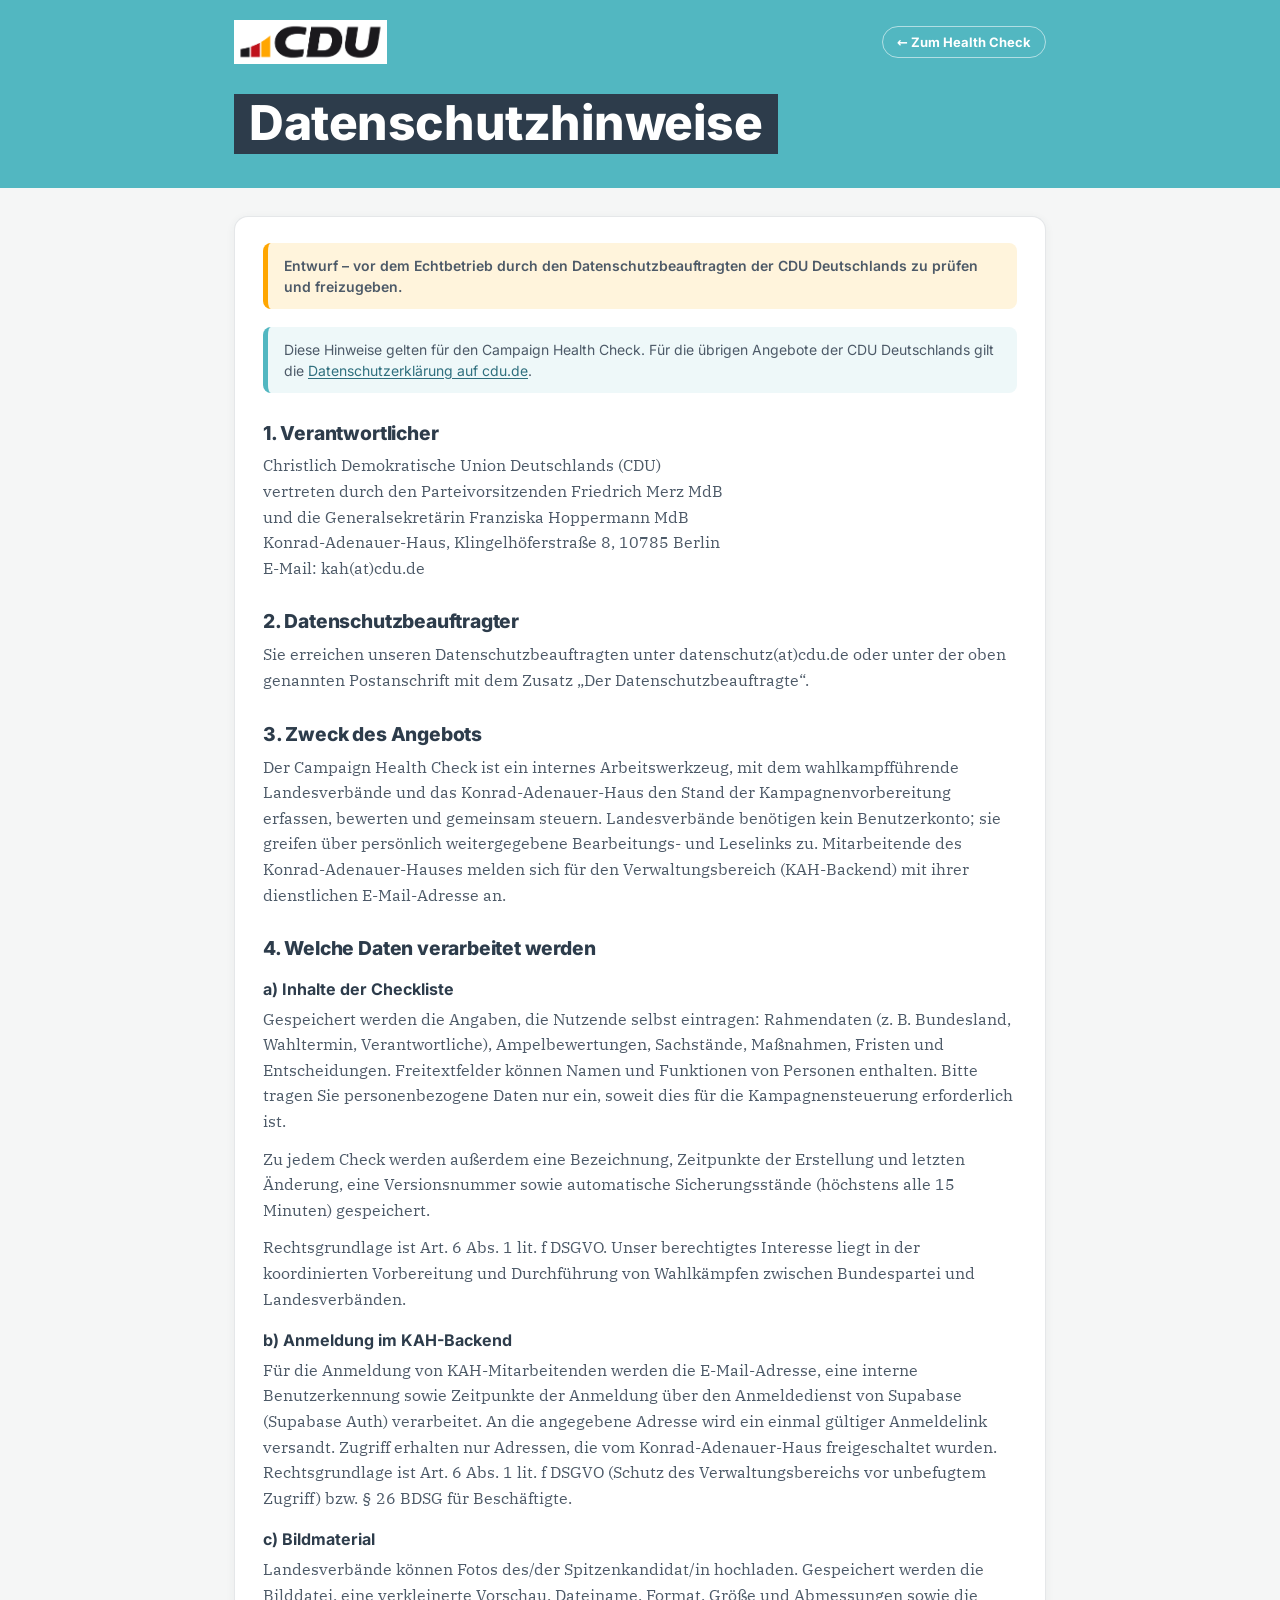
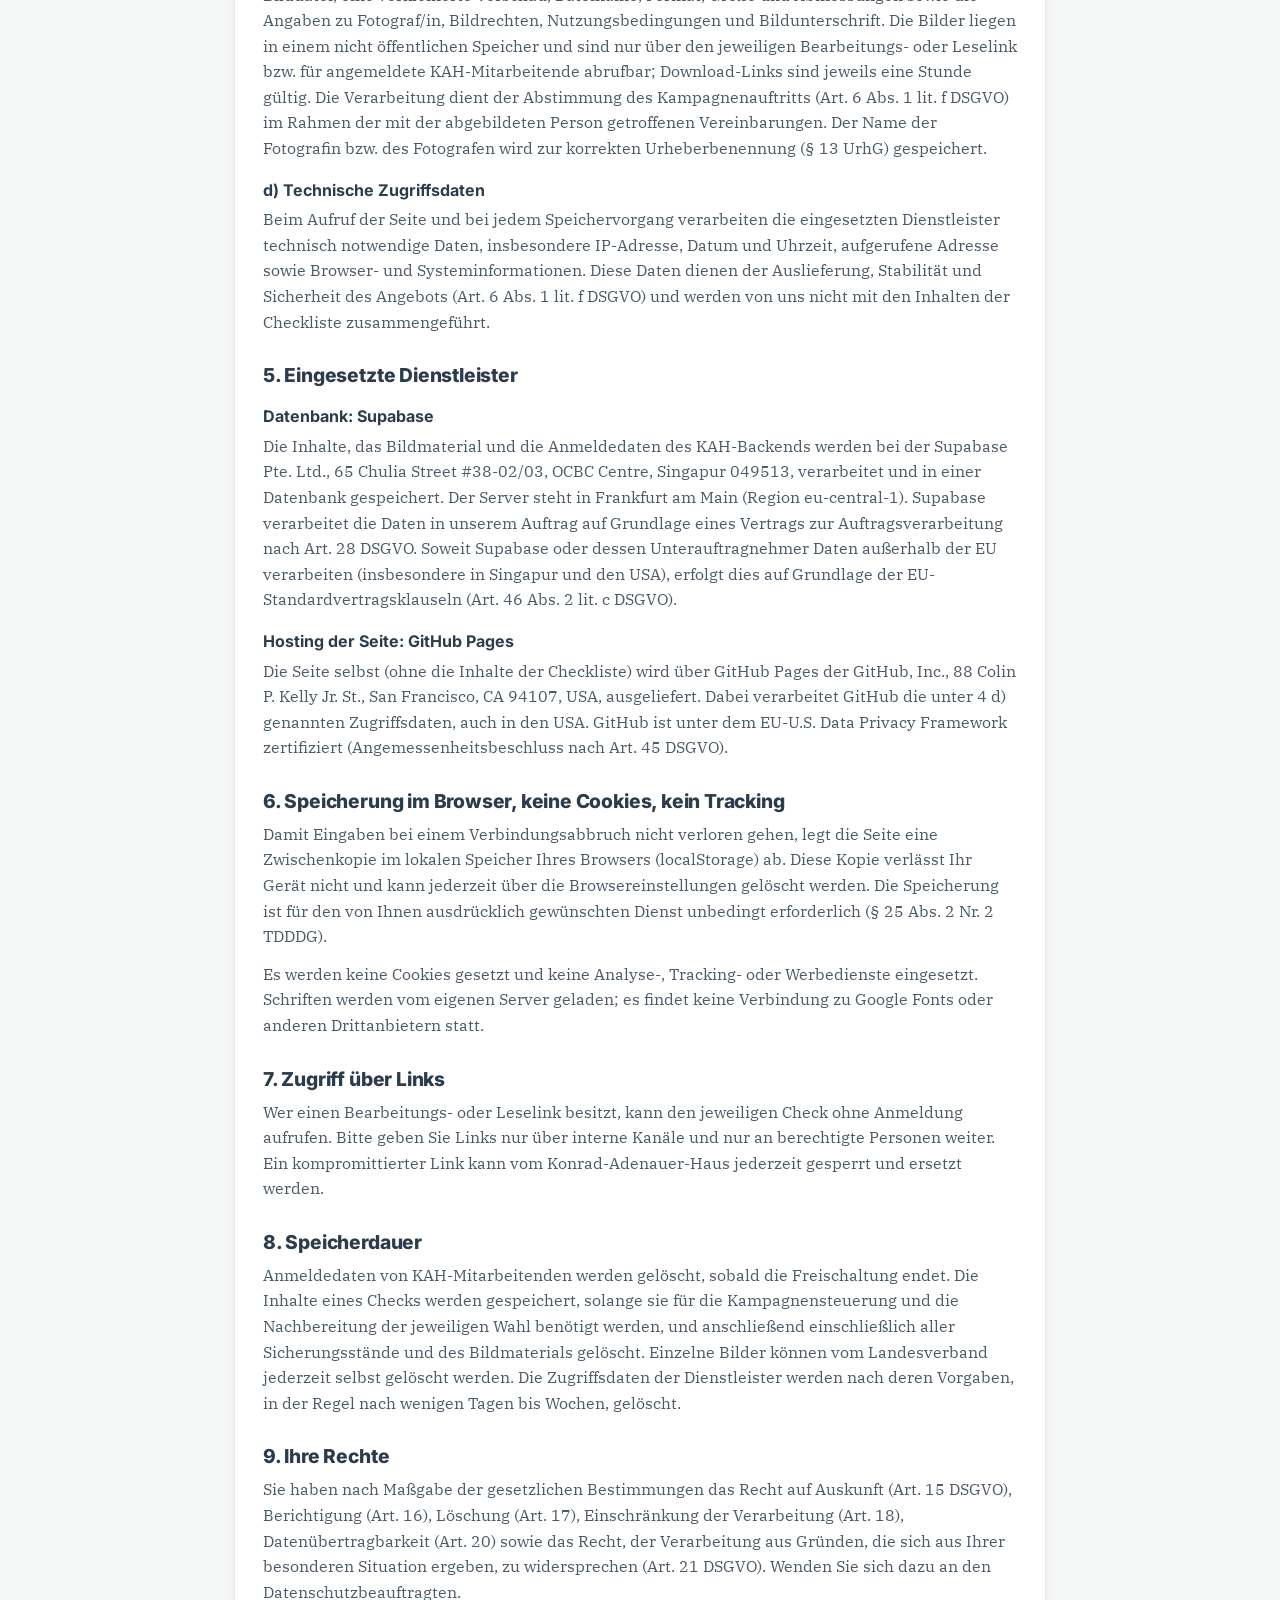
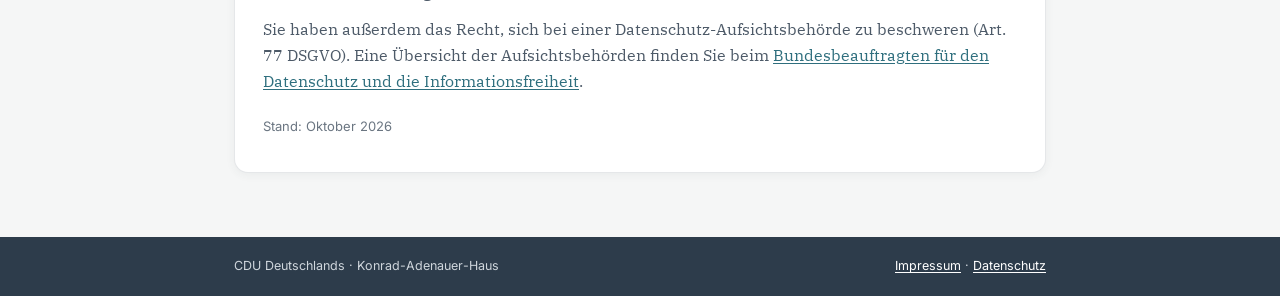
<file: datenschutz.html>
<!doctype html>
<html lang="de">
<head>
<meta charset="utf-8">
<meta name="viewport" content="width=device-width, initial-scale=1">
<meta http-equiv="Content-Security-Policy" content="default-src 'self'; style-src 'self'; font-src 'self'; img-src 'self' data:; base-uri 'none'; form-action 'none'">
<meta name="robots" content="noindex,nofollow">
<meta name="referrer" content="no-referrer">
<meta name="theme-color" content="#52b7c1">
<title>Datenschutz · Campaign Health Check</title>
<link rel="stylesheet" href="assets/fonts.css">
<link rel="stylesheet" href="assets/legal.css">
</head>
<body>
<header class="hero">
  <div class="hero-inner">
    <div class="brandbar">
      <img class="logo" src="assets/cdu-logo.png" width="666" height="191" alt="CDU Deutschlands">
      <a class="back" href="./">← Zum Health Check</a>
    </div>
    <h1 class="hl"><span>Datenschutzhinweise</span></h1>
  </div>
</header>
<main>
  <div class="card">
    <!-- ENTWURF: Diesen Hinweis entfernen, sobald der Datenschutzbeauftragte die Fassung freigegeben hat. -->
    <p class="entwurf">Entwurf – vor dem Echtbetrieb durch den Datenschutzbeauftragten der CDU Deutschlands zu prüfen und freizugeben.</p>

    <p class="note">Diese Hinweise gelten für den Campaign Health Check. Für die übrigen Angebote der CDU Deutschlands gilt die <a href="https://www.cdu.de/datenschutzerklaerung/" rel="noopener">Datenschutzerklärung auf cdu.de</a>.</p>

    <h2>1. Verantwortlicher</h2>
    <address>
      Christlich Demokratische Union Deutschlands (CDU)<br>
      vertreten durch den Parteivorsitzenden Friedrich Merz MdB<br>
      und die Generalsekretärin Franziska Hoppermann MdB<br>
      Konrad-Adenauer-Haus, Klingelhöferstraße 8, 10785 Berlin<br>
      E-Mail: kah(at)cdu.de
    </address>

    <h2>2. Datenschutzbeauftragter</h2>
    <p>Sie erreichen unseren Datenschutzbeauftragten unter datenschutz(at)cdu.de oder unter der oben genannten Postanschrift mit dem Zusatz „Der Datenschutzbeauftragte“.</p>

    <h2>3. Zweck des Angebots</h2>
    <p>Der Campaign Health Check ist ein internes Arbeitswerkzeug, mit dem wahlkampfführende Landesverbände und das Konrad-Adenauer-Haus den Stand der Kampagnenvorbereitung erfassen, bewerten und gemeinsam steuern. Landesverbände benötigen kein Benutzerkonto; sie greifen über persönlich weitergegebene Bearbeitungs- und Leselinks zu. Mitarbeitende des Konrad-Adenauer-Hauses melden sich für den Verwaltungsbereich (KAH-Backend) mit ihrer dienstlichen E-Mail-Adresse an.</p>

    <h2>4. Welche Daten verarbeitet werden</h2>
    <h3>a) Inhalte der Checkliste</h3>
    <p>Gespeichert werden die Angaben, die Nutzende selbst eintragen: Rahmendaten (z. B. Bundesland, Wahltermin, Verantwortliche), Ampelbewertungen, Sachstände, Maßnahmen, Fristen und Entscheidungen. Freitextfelder können Namen und Funktionen von Personen enthalten. Bitte tragen Sie personenbezogene Daten nur ein, soweit dies für die Kampagnensteuerung erforderlich ist.</p>
    <p>Zu jedem Check werden außerdem eine Bezeichnung, Zeitpunkte der Erstellung und letzten Änderung, eine Versionsnummer sowie automatische Sicherungsstände (höchstens alle 15 Minuten) gespeichert.</p>
    <p>Rechtsgrundlage ist Art. 6 Abs. 1 lit. f DSGVO. Unser berechtigtes Interesse liegt in der koordinierten Vorbereitung und Durchführung von Wahlkämpfen zwischen Bundespartei und Landesverbänden.</p>

    <h3>b) Anmeldung im KAH-Backend</h3>
    <p>Für die Anmeldung von KAH-Mitarbeitenden werden die E-Mail-Adresse, eine interne Benutzerkennung sowie Zeitpunkte der Anmeldung über den Anmeldedienst von Supabase (Supabase Auth) verarbeitet. An die angegebene Adresse wird ein einmal gültiger Anmeldelink versandt. Zugriff erhalten nur Adressen, die vom Konrad-Adenauer-Haus freigeschaltet wurden. Rechtsgrundlage ist Art. 6 Abs. 1 lit. f DSGVO (Schutz des Verwaltungsbereichs vor unbefugtem Zugriff) bzw. § 26 BDSG für Beschäftigte.</p>

    <h3>c) Bildmaterial</h3>
    <p>Landesverbände können Fotos des/der Spitzenkandidat/in hochladen. Gespeichert werden die Bilddatei, eine verkleinerte Vorschau, Dateiname, Format, Größe und Abmessungen sowie die Angaben zu Fotograf/in, Bildrechten, Nutzungsbedingungen und Bildunterschrift. Die Bilder liegen in einem nicht öffentlichen Speicher und sind nur über den jeweiligen Bearbeitungs- oder Leselink bzw. für angemeldete KAH-Mitarbeitende abrufbar; Download-Links sind jeweils eine Stunde gültig. Die Verarbeitung dient der Abstimmung des Kampagnenauftritts (Art. 6 Abs. 1 lit. f DSGVO) im Rahmen der mit der abgebildeten Person getroffenen Vereinbarungen. Der Name der Fotografin bzw. des Fotografen wird zur korrekten Urheberbenennung (§ 13 UrhG) gespeichert.</p>

    <h3>d) Technische Zugriffsdaten</h3>
    <p>Beim Aufruf der Seite und bei jedem Speichervorgang verarbeiten die eingesetzten Dienstleister technisch notwendige Daten, insbesondere IP-Adresse, Datum und Uhrzeit, aufgerufene Adresse sowie Browser- und Systeminformationen. Diese Daten dienen der Auslieferung, Stabilität und Sicherheit des Angebots (Art. 6 Abs. 1 lit. f DSGVO) und werden von uns nicht mit den Inhalten der Checkliste zusammengeführt.</p>

    <h2>5. Eingesetzte Dienstleister</h2>
    <h3>Datenbank: Supabase</h3>
    <p>Die Inhalte, das Bildmaterial und die Anmeldedaten des KAH-Backends werden bei der Supabase Pte. Ltd., 65 Chulia Street #38-02/03, OCBC Centre, Singapur 049513, verarbeitet und in einer Datenbank gespeichert. Der Server steht in Frankfurt am Main (Region eu-central-1). Supabase verarbeitet die Daten in unserem Auftrag auf Grundlage eines Vertrags zur Auftragsverarbeitung nach Art. 28 DSGVO. Soweit Supabase oder dessen Unterauftragnehmer Daten außerhalb der EU verarbeiten (insbesondere in Singapur und den USA), erfolgt dies auf Grundlage der EU-Standardvertragsklauseln (Art. 46 Abs. 2 lit. c DSGVO).</p>
    <h3>Hosting der Seite: GitHub Pages</h3>
    <p>Die Seite selbst (ohne die Inhalte der Checkliste) wird über GitHub Pages der GitHub, Inc., 88 Colin P. Kelly Jr. St., San Francisco, CA 94107, USA, ausgeliefert. Dabei verarbeitet GitHub die unter 4 d) genannten Zugriffsdaten, auch in den USA. GitHub ist unter dem EU-U.S. Data Privacy Framework zertifiziert (Angemessenheitsbeschluss nach Art. 45 DSGVO).</p>

    <h2>6. Speicherung im Browser, keine Cookies, kein Tracking</h2>
    <p>Damit Eingaben bei einem Verbindungsabbruch nicht verloren gehen, legt die Seite eine Zwischenkopie im lokalen Speicher Ihres Browsers (localStorage) ab. Diese Kopie verlässt Ihr Gerät nicht und kann jederzeit über die Browsereinstellungen gelöscht werden. Die Speicherung ist für den von Ihnen ausdrücklich gewünschten Dienst unbedingt erforderlich (§ 25 Abs. 2 Nr. 2 TDDDG).</p>
    <p>Es werden keine Cookies gesetzt und keine Analyse-, Tracking- oder Werbedienste eingesetzt. Schriften werden vom eigenen Server geladen; es findet keine Verbindung zu Google Fonts oder anderen Drittanbietern statt.</p>

    <h2>7. Zugriff über Links</h2>
    <p>Wer einen Bearbeitungs- oder Leselink besitzt, kann den jeweiligen Check ohne Anmeldung aufrufen. Bitte geben Sie Links nur über interne Kanäle und nur an berechtigte Personen weiter. Ein kompromittierter Link kann vom Konrad-Adenauer-Haus jederzeit gesperrt und ersetzt werden.</p>

    <h2>8. Speicherdauer</h2>
    <p>Anmeldedaten von KAH-Mitarbeitenden werden gelöscht, sobald die Freischaltung endet. Die Inhalte eines Checks werden gespeichert, solange sie für die Kampagnensteuerung und die Nachbereitung der jeweiligen Wahl benötigt werden, und anschließend einschließlich aller Sicherungsstände und des Bildmaterials gelöscht. Einzelne Bilder können vom Landesverband jederzeit selbst gelöscht werden. Die Zugriffsdaten der Dienstleister werden nach deren Vorgaben, in der Regel nach wenigen Tagen bis Wochen, gelöscht.</p>

    <h2>9. Ihre Rechte</h2>
    <p>Sie haben nach Maßgabe der gesetzlichen Bestimmungen das Recht auf Auskunft (Art. 15 DSGVO), Berichtigung (Art. 16), Löschung (Art. 17), Einschränkung der Verarbeitung (Art. 18), Datenübertragbarkeit (Art. 20) sowie das Recht, der Verarbeitung aus Gründen, die sich aus Ihrer besonderen Situation ergeben, zu widersprechen (Art. 21 DSGVO). Wenden Sie sich dazu an den Datenschutzbeauftragten.</p>
    <p>Sie haben außerdem das Recht, sich bei einer Datenschutz-Aufsichtsbehörde zu beschweren (Art. 77 DSGVO). Eine Übersicht der Aufsichtsbehörden finden Sie beim <a href="https://www.bfdi.bund.de/DE/Infothek/Anschriften_Links/anschriften_links-node.html" rel="noopener">Bundesbeauftragten für den Datenschutz und die Informationsfreiheit</a>.</p>

    <p class="stand">Stand: Oktober 2026</p>
  </div>
</main>
<footer><div class="inner"><span>CDU Deutschlands · Konrad-Adenauer-Haus</span><span><a href="impressum.html">Impressum</a> · <a href="datenschutz.html">Datenschutz</a></span></div></footer>
</body>
</html>
</file>
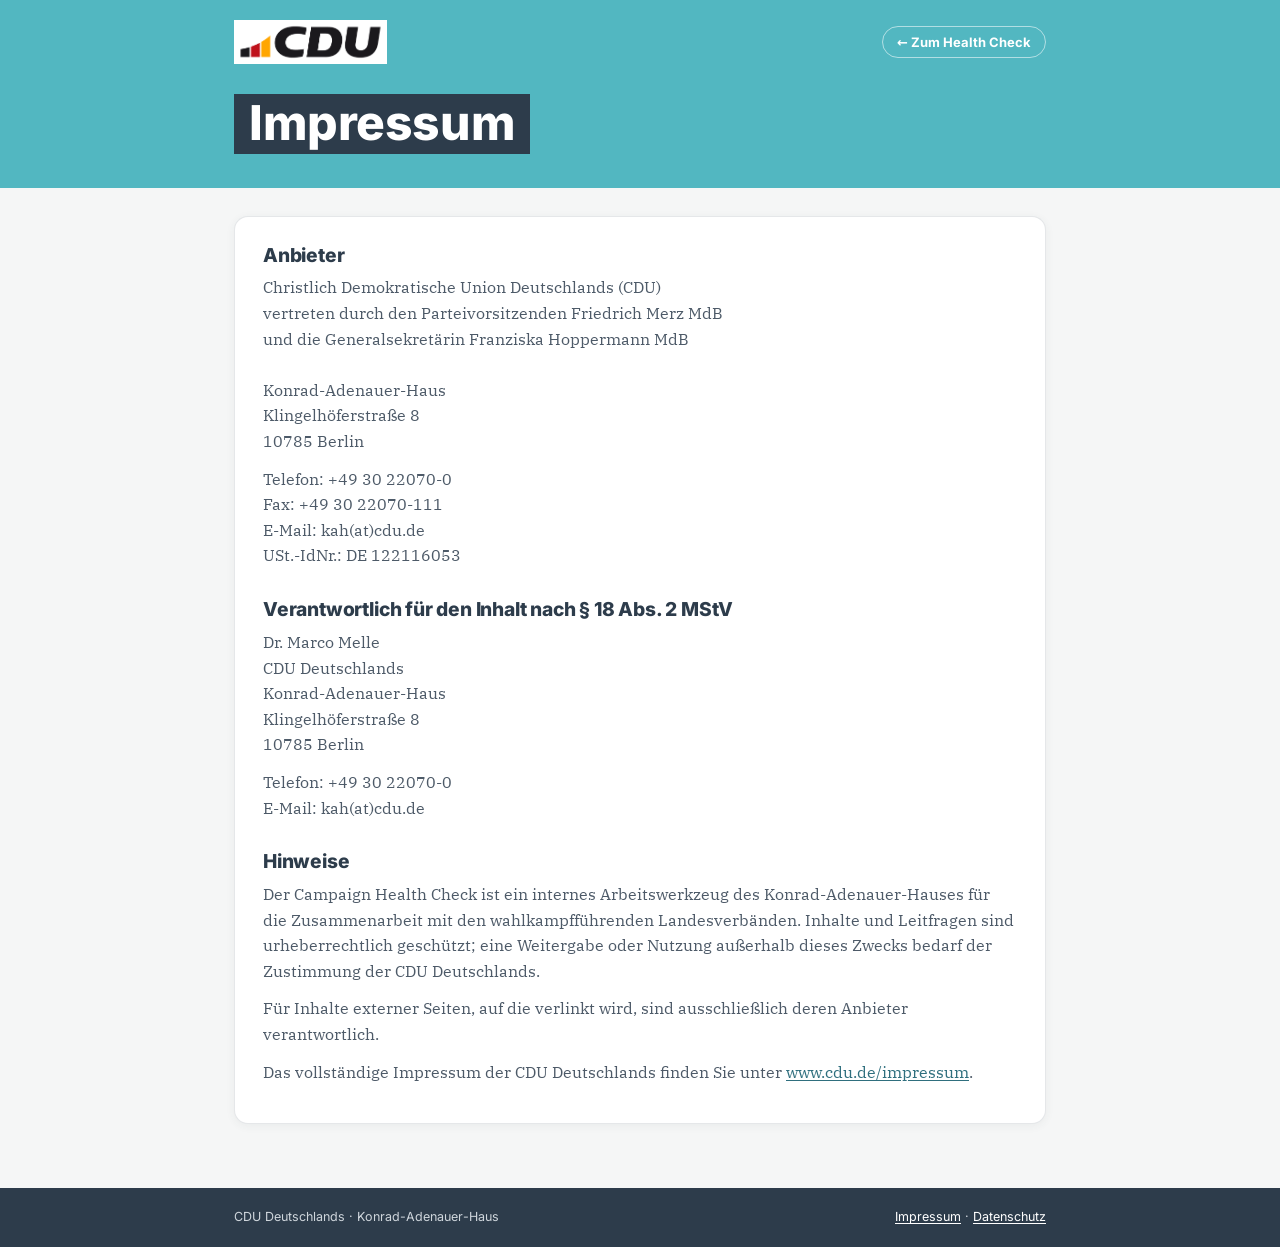
<file: impressum.html>
<!doctype html>
<html lang="de">
<head>
<meta charset="utf-8">
<meta name="viewport" content="width=device-width, initial-scale=1">
<meta http-equiv="Content-Security-Policy" content="default-src 'self'; style-src 'self'; font-src 'self'; img-src 'self' data:; base-uri 'none'; form-action 'none'">
<meta name="robots" content="noindex,nofollow">
<meta name="referrer" content="no-referrer">
<meta name="theme-color" content="#52b7c1">
<title>Impressum · Campaign Health Check</title>
<link rel="stylesheet" href="assets/fonts.css">
<link rel="stylesheet" href="assets/legal.css">
</head>
<body>
<header class="hero">
  <div class="hero-inner">
    <div class="brandbar">
      <img class="logo" src="assets/cdu-logo.png" width="666" height="191" alt="CDU Deutschlands">
      <a class="back" href="./">← Zum Health Check</a>
    </div>
    <h1 class="hl"><span>Impressum</span></h1>
  </div>
</header>
<main>
  <div class="card">
    <h2>Anbieter</h2>
    <address>
      Christlich Demokratische Union Deutschlands (CDU)<br>
      vertreten durch den Parteivorsitzenden Friedrich Merz MdB<br>
      und die Generalsekretärin Franziska Hoppermann MdB<br><br>
      Konrad-Adenauer-Haus<br>
      Klingelhöferstraße 8<br>
      10785 Berlin
    </address>
    <p>Telefon: +49 30 22070-0<br>
       Fax: +49 30 22070-111<br>
       E-Mail: kah(at)cdu.de<br>
       USt.-IdNr.: DE 122116053</p>

    <h2>Verantwortlich für den Inhalt nach § 18 Abs. 2 MStV</h2>
    <address>
      Dr. Marco Melle<br>
      CDU Deutschlands<br>
      Konrad-Adenauer-Haus<br>
      Klingelhöferstraße 8<br>
      10785 Berlin
    </address>
    <p>Telefon: +49 30 22070-0<br>E-Mail: kah(at)cdu.de</p>

    <h2>Hinweise</h2>
    <p>Der Campaign Health Check ist ein internes Arbeitswerkzeug des Konrad-Adenauer-Hauses für die Zusammenarbeit mit den wahlkampfführenden Landesverbänden. Inhalte und Leitfragen sind urheberrechtlich geschützt; eine Weitergabe oder Nutzung außerhalb dieses Zwecks bedarf der Zustimmung der CDU Deutschlands.</p>
    <p>Für Inhalte externer Seiten, auf die verlinkt wird, sind ausschließlich deren Anbieter verantwortlich.</p>
    <p>Das vollständige Impressum der CDU Deutschlands finden Sie unter <a href="https://www.cdu.de/impressum/" rel="noopener">www.cdu.de/impressum</a>.</p>
  </div>
</main>
<footer><div class="inner"><span>CDU Deutschlands · Konrad-Adenauer-Haus</span><span><a href="impressum.html">Impressum</a> · <a href="datenschutz.html">Datenschutz</a></span></div></footer>
</body>
</html>
</file>
<file: assets/fonts.css>
@font-face{font-family:'Inter';font-style:normal;font-weight:400;font-display:swap;src:url(fonts/inter-latin-400-normal.woff2) format('woff2')}
@font-face{font-family:'Inter';font-style:normal;font-weight:500;font-display:swap;src:url(fonts/inter-latin-500-normal.woff2) format('woff2')}
@font-face{font-family:'Inter';font-style:normal;font-weight:600;font-display:swap;src:url(fonts/inter-latin-600-normal.woff2) format('woff2')}
@font-face{font-family:'Inter';font-style:normal;font-weight:700;font-display:swap;src:url(fonts/inter-latin-700-normal.woff2) format('woff2')}
@font-face{font-family:'Inter';font-style:normal;font-weight:800;font-display:swap;src:url(fonts/inter-latin-800-normal.woff2) format('woff2')}
@font-face{font-family:'IBM Plex Serif';font-style:normal;font-weight:400;font-display:swap;src:url(fonts/ibm-plex-serif-latin-400-normal.woff2) format('woff2')}
@font-face{font-family:'IBM Plex Serif';font-style:normal;font-weight:600;font-display:swap;src:url(fonts/ibm-plex-serif-latin-600-normal.woff2) format('woff2')}
@font-face{font-family:'IBM Plex Serif';font-style:italic;font-weight:400;font-display:swap;src:url(fonts/ibm-plex-serif-latin-400-italic.woff2) format('woff2')}
</file>
<file: assets/legal.css>
:root{--tuerkis:#52b7c1;--blau:#2d3c4b;--gold:#ffa600;--weiss:#fff;--union-schwarz:#1b191d;--tuerkis-10:#eef8f9;--tuerkis-dark:#2f6f7e;--blau-25:#cacfd2;--page:#f5f6f6;--text-2:#4d5a68;--ring:rgba(45,60,75,.12);--font-head:'Inter',system-ui,-apple-system,"Segoe UI",sans-serif;--font-copy:'IBM Plex Serif',Georgia,"Times New Roman",serif}
*{box-sizing:border-box}
body{margin:0;background:var(--page);color:var(--blau);font-family:var(--font-copy);line-height:1.6;-webkit-font-smoothing:antialiased}
a{color:var(--tuerkis-dark);text-underline-offset:2px}a:hover{color:var(--blau)}
a:focus-visible{outline:3px solid var(--gold);outline-offset:2px}
.hero{background:var(--tuerkis);color:var(--weiss)}
.hero-inner{max-width:860px;margin:0 auto;padding:20px 24px 34px}
.brandbar{display:flex;align-items:center;gap:24px;flex-wrap:wrap;margin-bottom:30px}
.logo{display:block;height:44px;width:auto}
.back{margin-left:auto;color:var(--weiss);font:700 13px var(--font-head);text-decoration:none;border:1px solid rgba(255,255,255,.55);border-radius:999px;padding:7px 14px}
.back:hover{background:rgba(255,255,255,.14);color:var(--weiss)}
.hl{font-size:clamp(2rem,5vw,3rem);line-height:1;margin:0}
.hl span{display:inline-block;background:var(--blau);color:var(--weiss);font-family:var(--font-head);font-weight:800;letter-spacing:-.01em;padding:.1em .32em .14em}
main{max-width:860px;margin:0 auto;padding:28px 24px 64px}
.card{background:var(--weiss);border:1px solid var(--ring);border-radius:14px;padding:26px 28px;box-shadow:0 2px 10px rgba(45,60,75,.06)}
h2{font:800 1.2rem/1.3 var(--font-head);letter-spacing:-.01em;margin:28px 0 8px;color:var(--blau)}
h2:first-child{margin-top:0}
h3{font:700 1rem/1.35 var(--font-head);margin:18px 0 6px}
p,li{color:var(--text-2)}p{margin:0 0 12px}
ul{padding-left:20px;margin:0 0 12px}
address{font-style:normal;color:var(--text-2);margin:0 0 12px}
.note{background:var(--tuerkis-10);border-left:5px solid var(--tuerkis);border-radius:8px;padding:12px 16px;margin:0 0 18px;font:14px/1.5 var(--font-head);color:var(--text-2)}
.entwurf{background:#fff4dc;border-left:5px solid var(--gold);border-radius:8px;padding:12px 16px;margin:0 0 18px;font:600 14px/1.5 var(--font-head)}
.stand{font:13px var(--font-head);color:#6b7682;margin-top:24px}
footer{background:var(--blau);color:#cfd6dc;font:12.5px/1.5 var(--font-head)}
footer .inner{max-width:860px;margin:0 auto;padding:20px 24px;display:flex;gap:16px;flex-wrap:wrap;justify-content:space-between}
footer a{color:#fff}footer a:hover{color:var(--gold)}
@media(max-width:640px){.hero-inner,main{padding-left:16px;padding-right:16px}.card{padding:18px}}
</file>
